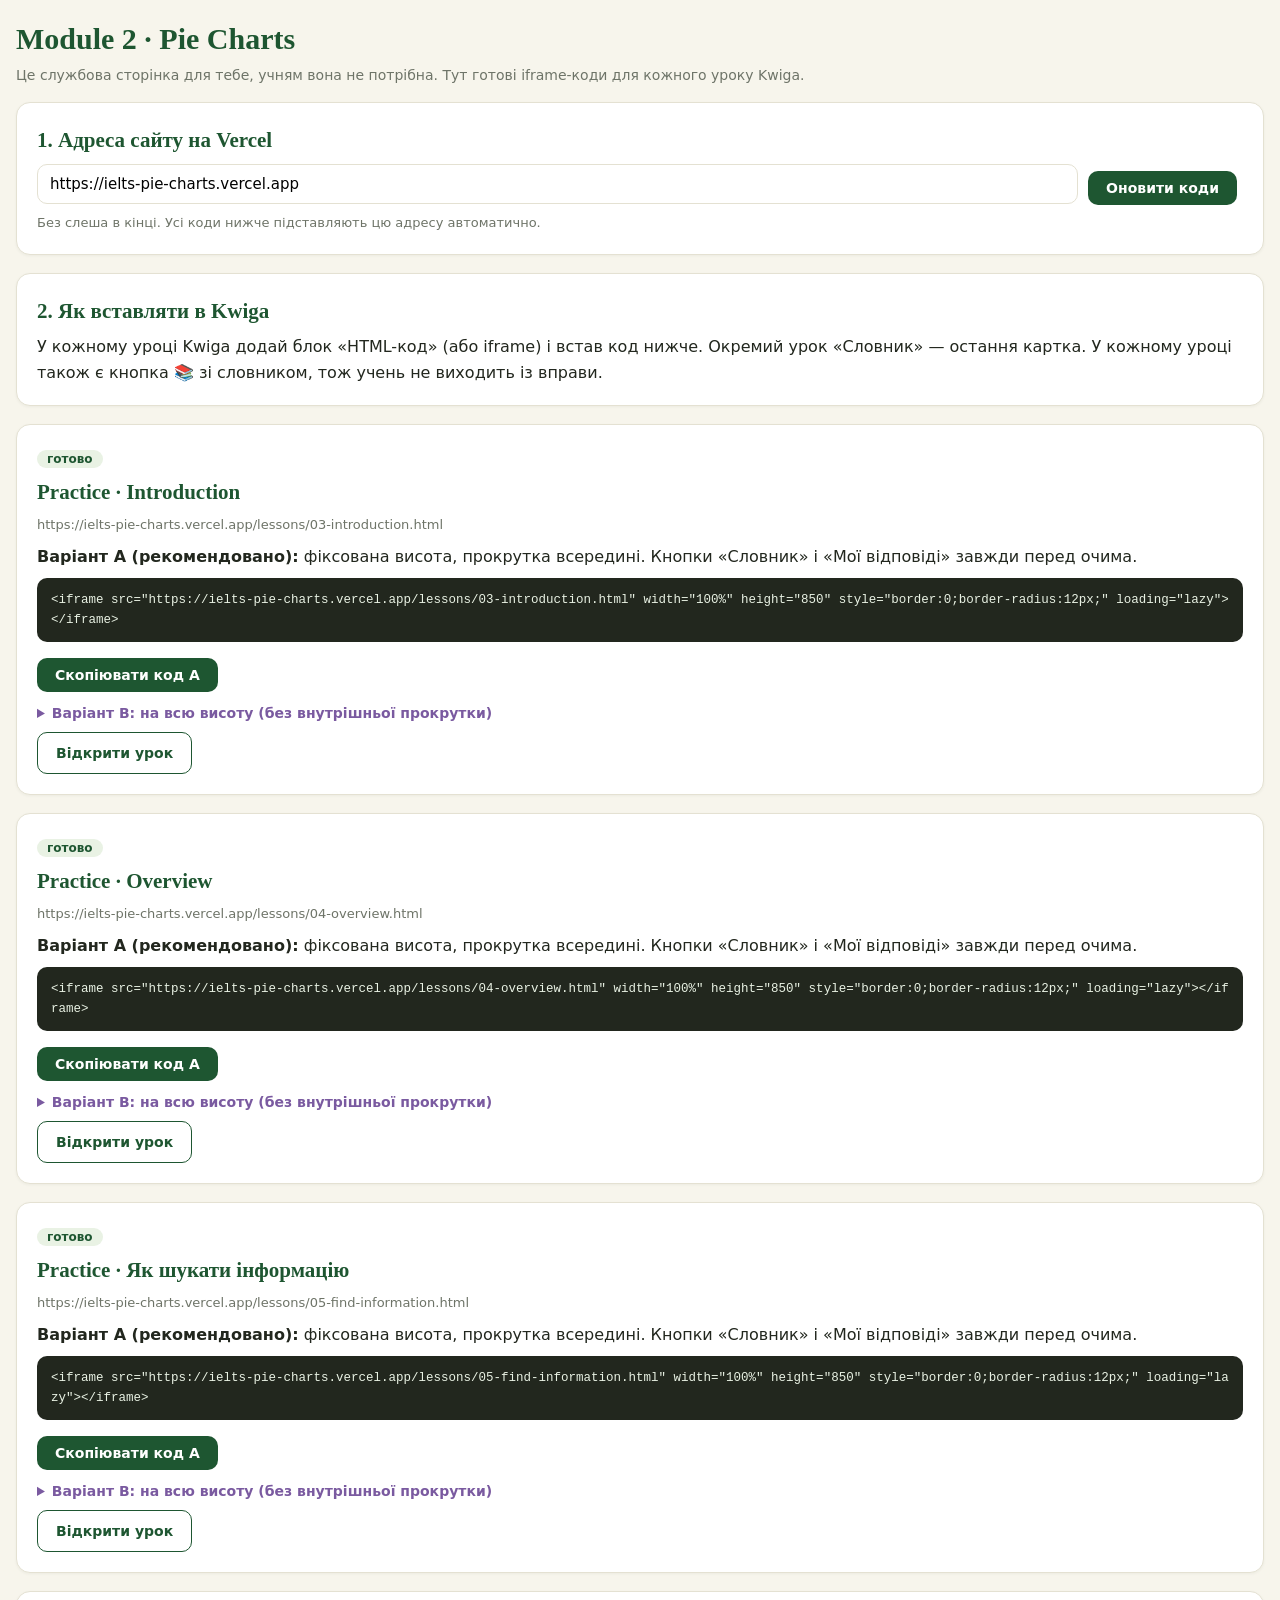
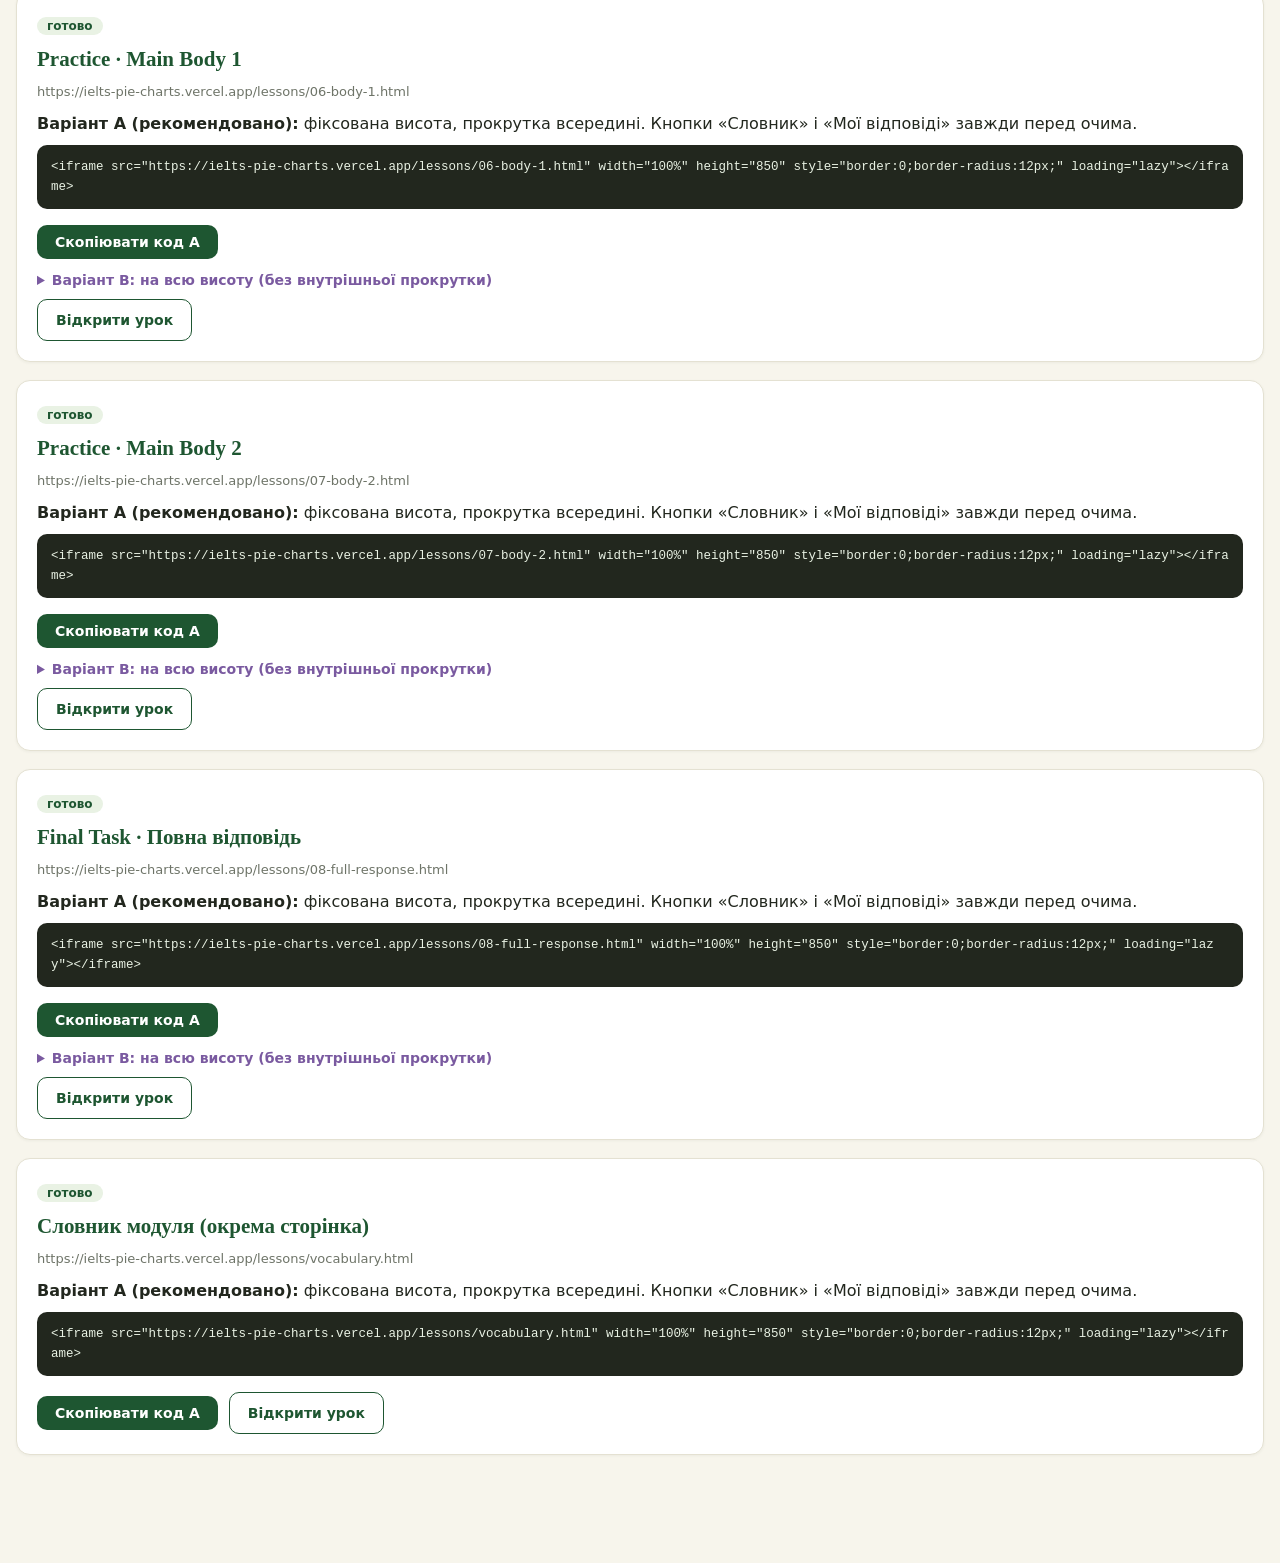
<file: index.html>
<!DOCTYPE html>
<html lang="uk">
<head>
<meta charset="UTF-8">
<meta name="viewport" content="width=device-width, initial-scale=1">
<title>Module 2 · Pie Charts: iframe-коди для Kwiga</title>
<link rel="stylesheet" href="shared/core.css">
<style>
 .code{background:#22271E;color:#E9F2E4;border-radius:10px;padding:12px 14px;font-family:Consolas,monospace;font-size:12.5px;white-space:pre-wrap;word-break:break-all;margin:8px 0}
 .row{display:flex;gap:10px;flex-wrap:wrap;align-items:center}
 input.url{flex:1;min-width:260px;border:1.5px solid var(--line);border-radius:10px;padding:10px 12px;font-size:15px;font-family:inherit}
 .st{font-size:12px;font-weight:700;border-radius:12px;padding:2px 10px}
 .st.ready{background:var(--green-soft);color:var(--green)} .st.soon{background:var(--orange-soft);color:#9A5A00}
</style>
</head>
<body>
<div class="wrap">
  <h1>Module 2 · Pie Charts</h1>
  <p class="sub">Це службова сторінка для тебе, учням вона не потрібна. Тут готові iframe-коди для кожного уроку Kwiga.</p>

  <div class="card">
    <h2>1. Адреса сайту на Vercel</h2>
    <div class="row"><input class="url" id="base" value="https://ielts-pie-charts.vercel.app"><button class="btn btn-primary" onclick="render()">Оновити коди</button></div>
    <p class="small" style="margin-top:8px">Без слеша в кінці. Усі коди нижче підставляють цю адресу автоматично.</p>
  </div>

  <div class="card">
    <h2>2. Як вставляти в Kwiga</h2>
    <p>У кожному уроці Kwiga додай блок «HTML-код» (або iframe) і встав код нижче. Окремий урок «Словник» — остання картка. У кожному уроці також є кнопка 📚 зі словником, тож учень не виходить із вправи.</p>
  </div>

  <div id="list"></div>
</div>
<script>
var LESSONS = [
  {id:'03', file:'lessons/03-introduction.html',      title:'Practice · Introduction',        status:'ready'},
  {id:'04', file:'lessons/04-overview.html',          title:'Practice · Overview',            status:'ready'},
  {id:'05', file:'lessons/05-find-information.html',  title:'Practice · Як шукати інформацію', status:'ready'},
  {id:'06', file:'lessons/06-body-1.html',            title:'Practice · Main Body 1',         status:'ready'},
  {id:'07', file:'lessons/07-body-2.html',            title:'Practice · Main Body 2',         status:'ready'},
  {id:'08', file:'lessons/08-full-response.html',     title:'Final Task · Повна відповідь',   status:'ready'},
  {id:'09', file:'lessons/vocabulary.html',           title:'Словник модуля (окрема сторінка)', status:'ready'}
];
function esc(s){return s.replace(/&/g,'&amp;').replace(/</g,'&lt;')}
function render(){
  var base=document.getElementById('base').value.replace(/\/+$/,'');
  document.getElementById('list').innerHTML = LESSONS.map(function(l){
    var url=base+'/'+l.file, fid='ielts-'+l.id;
    var A='<iframe src="'+url+'" width="100%" height="850" style="border:0;border-radius:12px;" loading="lazy"></iframe>';
    var B='<iframe id="'+fid+'" src="'+url+'" width="100%" height="1200" style="border:0;border-radius:12px;" loading="lazy"></iframe>\n'+
      '<script>window.addEventListener("message",function(e){var f=document.getElementById("'+fid+'");if(f&&e.source===f.contentWindow&&e.data&&e.data.type==="ielts-resize"){f.style.height=e.data.height+"px";}});<\/script>';
    return '<div class="card"><span class="st ready">готово</span><h2 style="margin-top:8px">'+l.title+'</h2><p class="small">'+url+'</p>'+
      '<p><b>Варіант A (рекомендовано):</b> фіксована висота, прокрутка всередині. Кнопки «Словник» і «Мої відповіді» завжди перед очима.</p><div class="code" id="a'+l.id+'">'+esc(A)+'</div><button class="btn btn-primary" onclick="copyCode(\'a'+l.id+'\')">Скопіювати код A</button>'+
      (l.file.indexOf('vocabulary')<0?'<details class="d" style="margin-top:10px"><summary>Варіант B: на всю висоту (без внутрішньої прокрутки)</summary><p class="small" style="margin:6px 0">Потрібен дозвіл Kwiga на скрипт у HTML-блоці. На дуже довгій сторінці кнопки угорі можуть бути далеко від екрана.</p><div class="code" id="b'+l.id+'">'+esc(B)+'</div><button class="btn btn-ghost" onclick="copyCode(\'b'+l.id+'\')">Скопіювати код B</button></details>':'')+
      ' <a class="btn btn-ghost" style="text-decoration:none" target="_blank" href="'+l.file+'">Відкрити урок</a></div>';
  }).join('');
}
function copyCode(id){var t=document.getElementById(id).textContent;
  if(navigator.clipboard)navigator.clipboard.writeText(t);else{var a=document.createElement('textarea');a.value=t;document.body.appendChild(a);a.select();document.execCommand('copy');a.remove()}
  alert('Скопійовано. Встав у блок HTML-коду в Kwiga.');}
render();
</script>
</body>
</html>
</file>
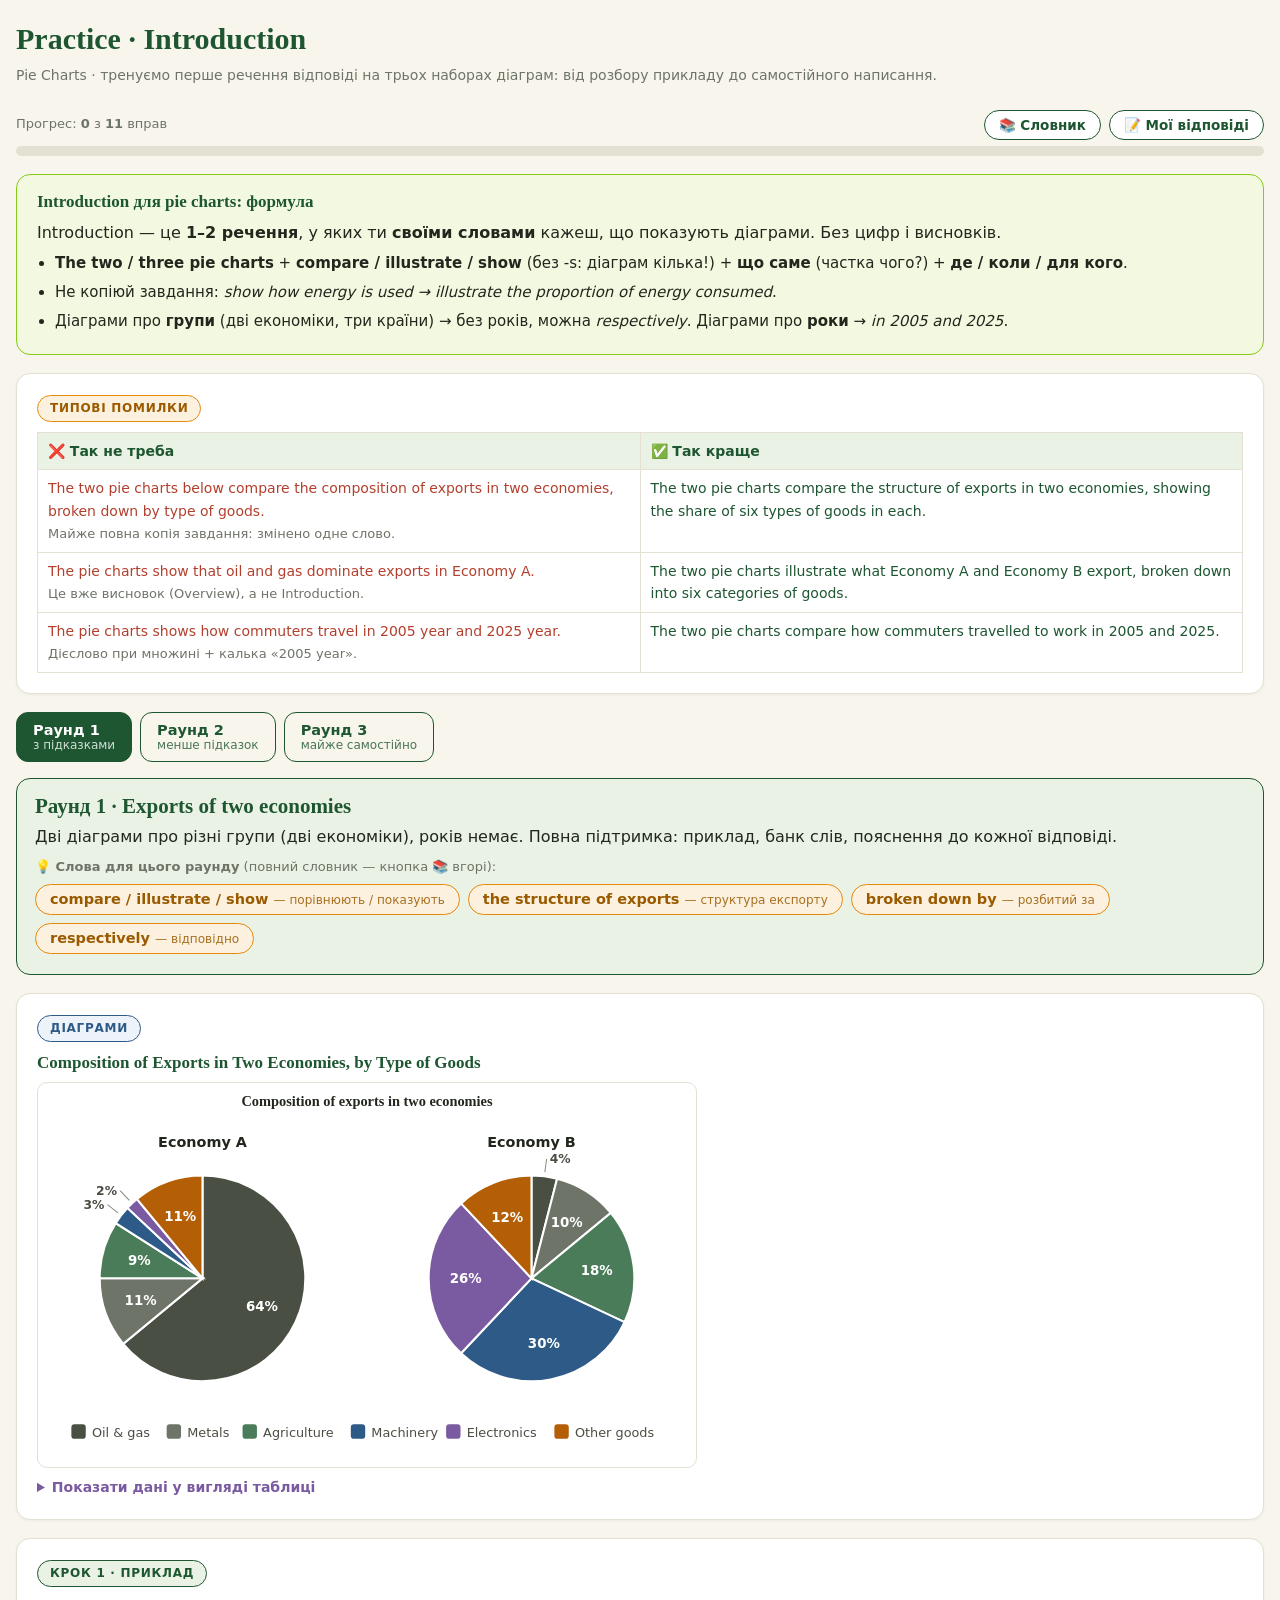
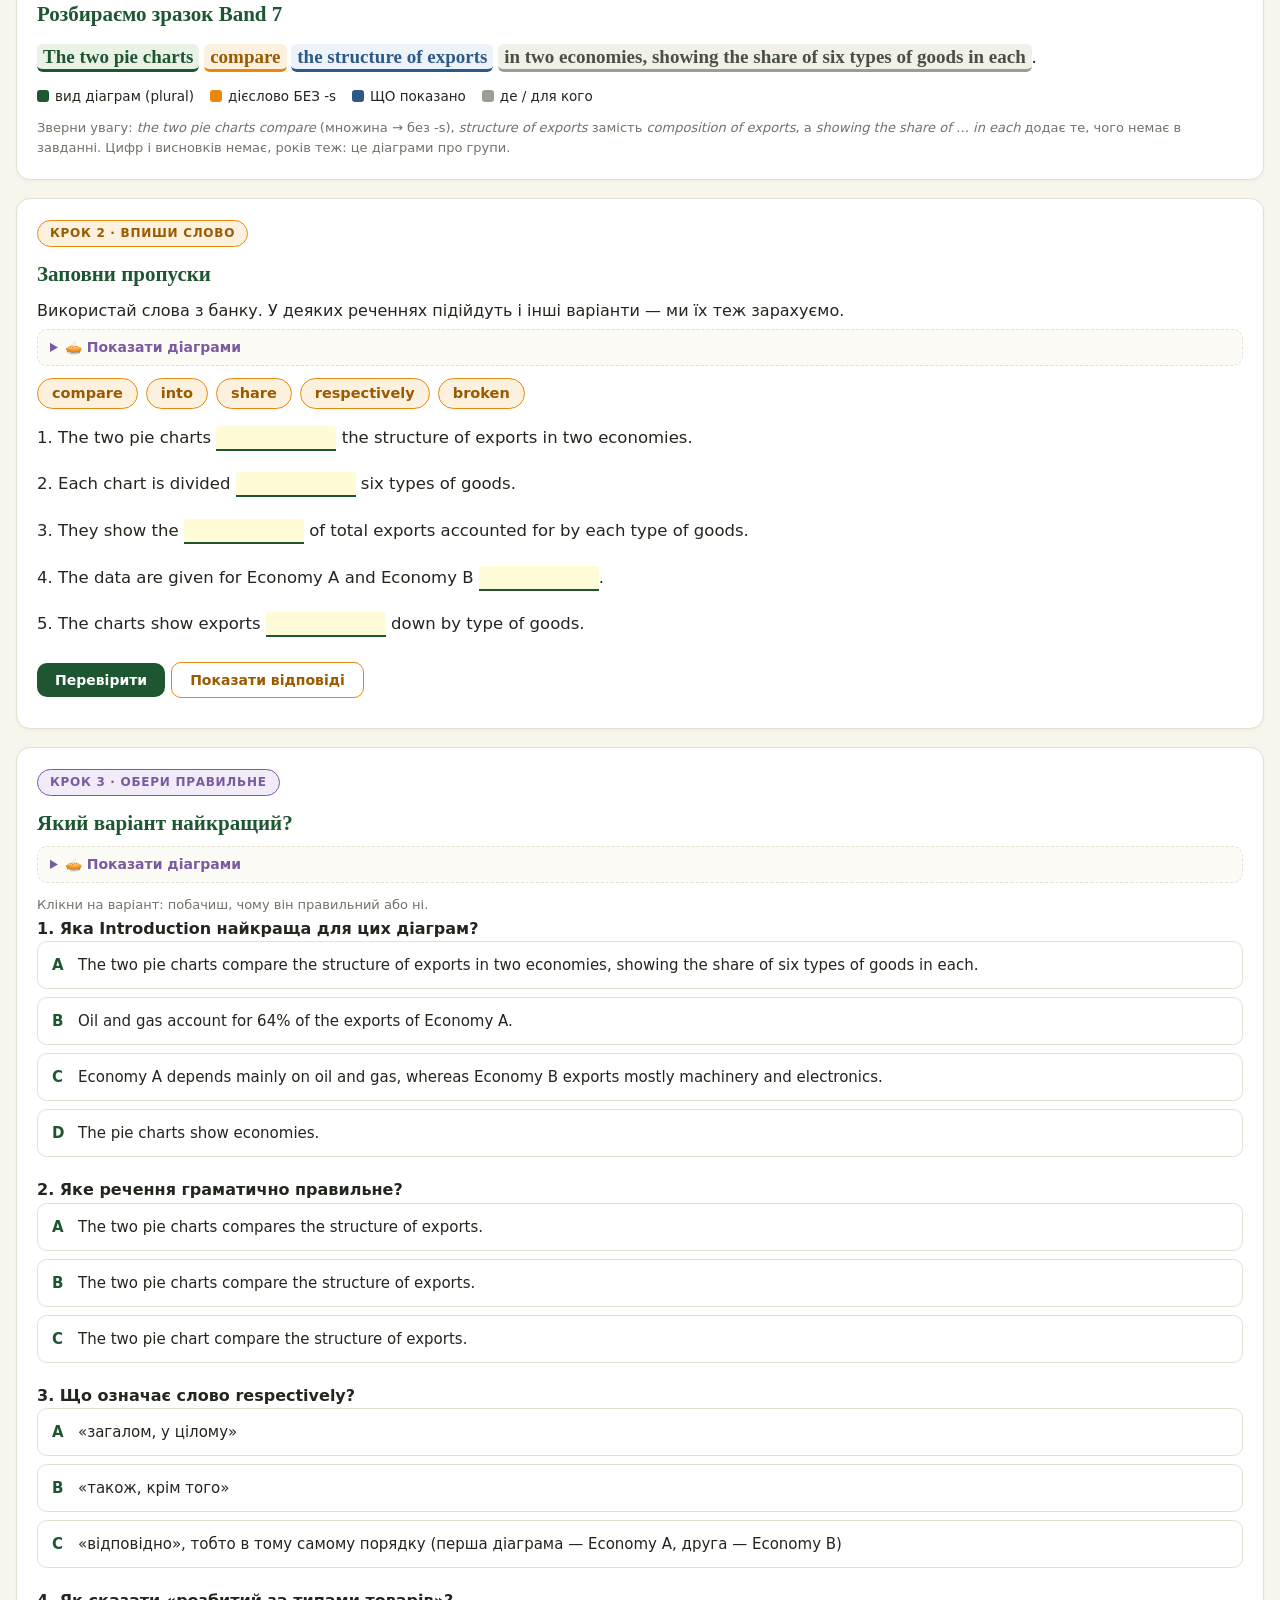
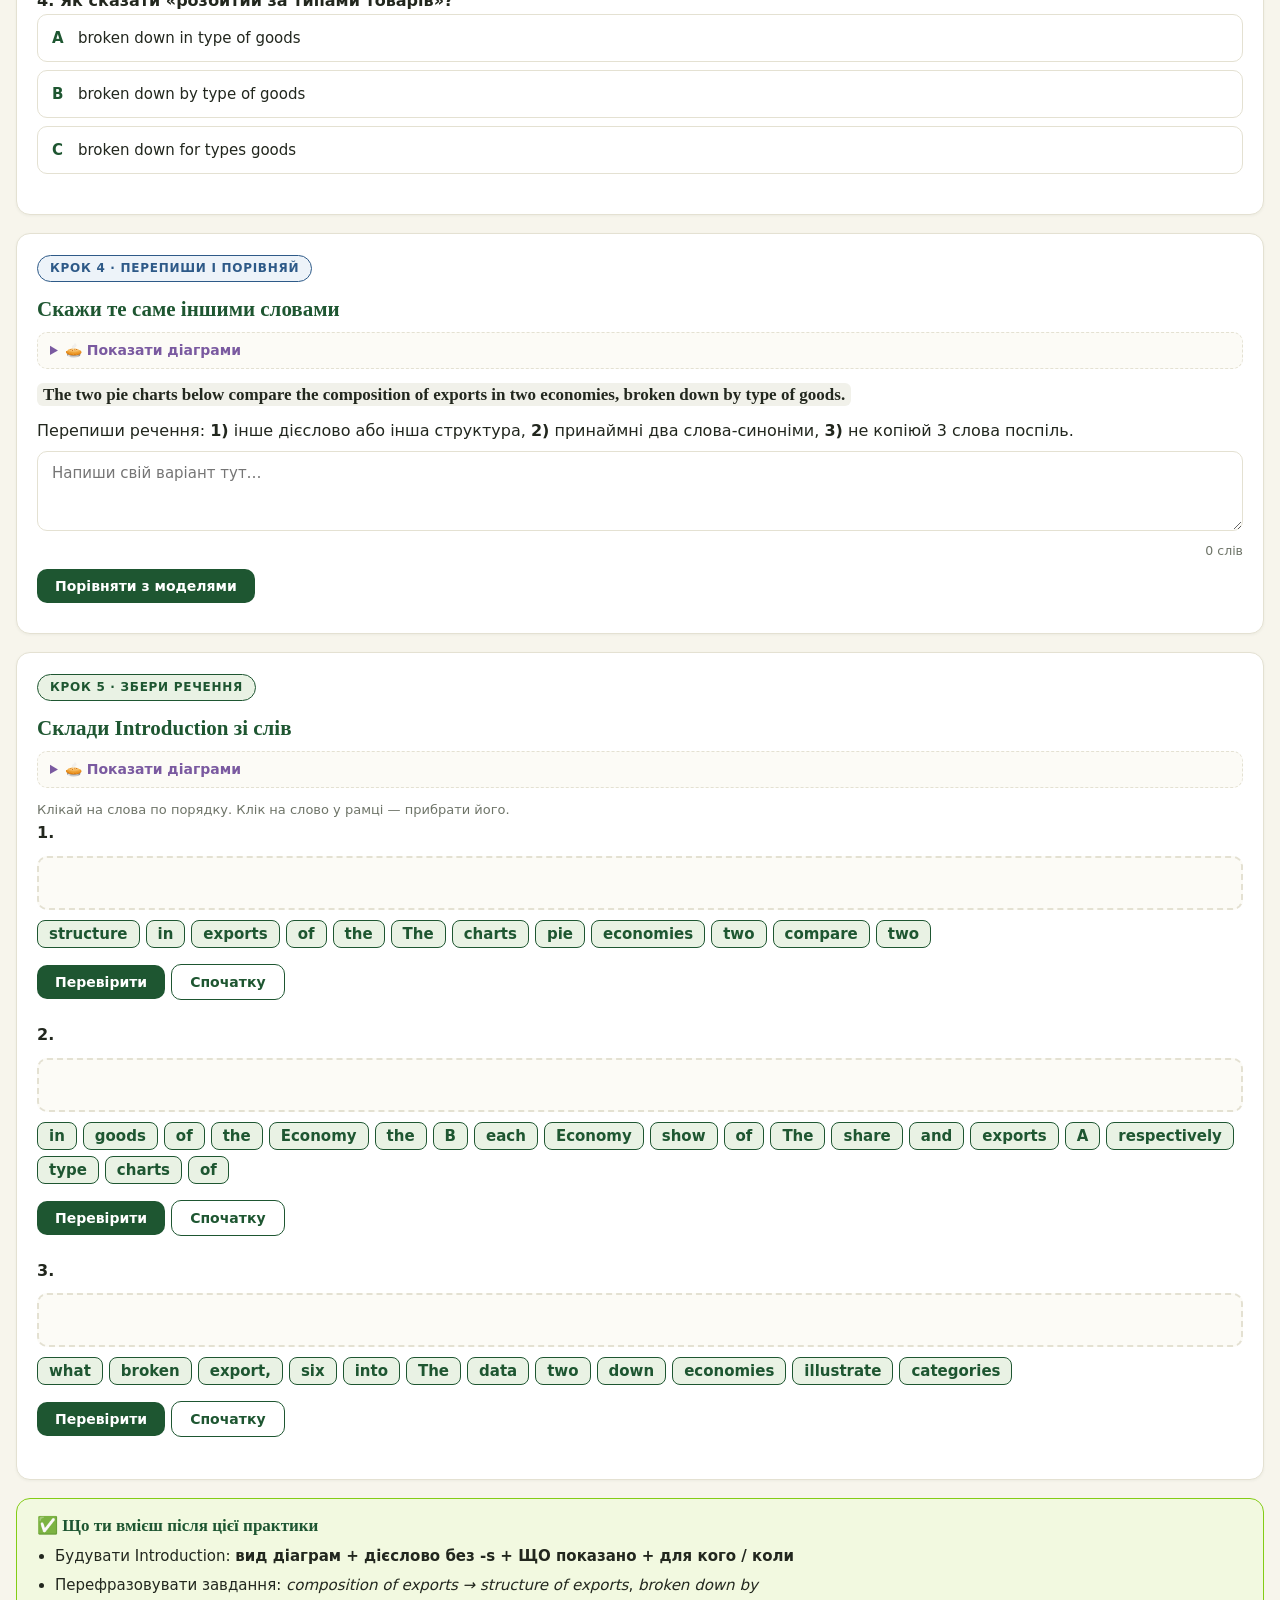
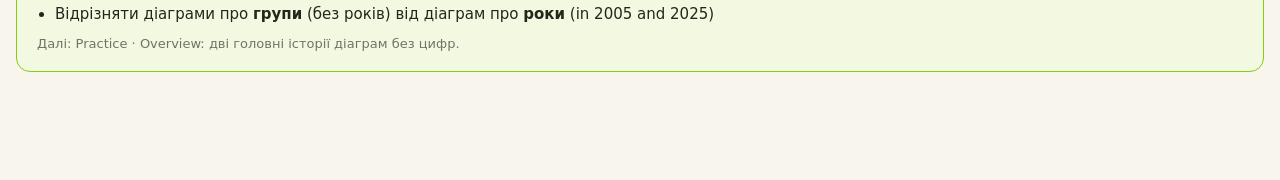
<file: lessons/03-introduction.html>
<!DOCTYPE html>
<html lang="uk">
<head>
<meta charset="UTF-8">
<meta name="viewport" content="width=device-width, initial-scale=1">
<title>Practice · Introduction · Pie Charts</title>
<link rel="stylesheet" href="../shared/core.css">
</head>
<body>
<div id="app"></div>
<script src="../data/graphs.js"></script>
<script src="../data/vocab.js"></script>
<script src="../shared/vocab.js"></script>
<script src="../data/lesson-03-introduction.js"></script>
<script src="../shared/core.js"></script>
</body>
</html>
</file>
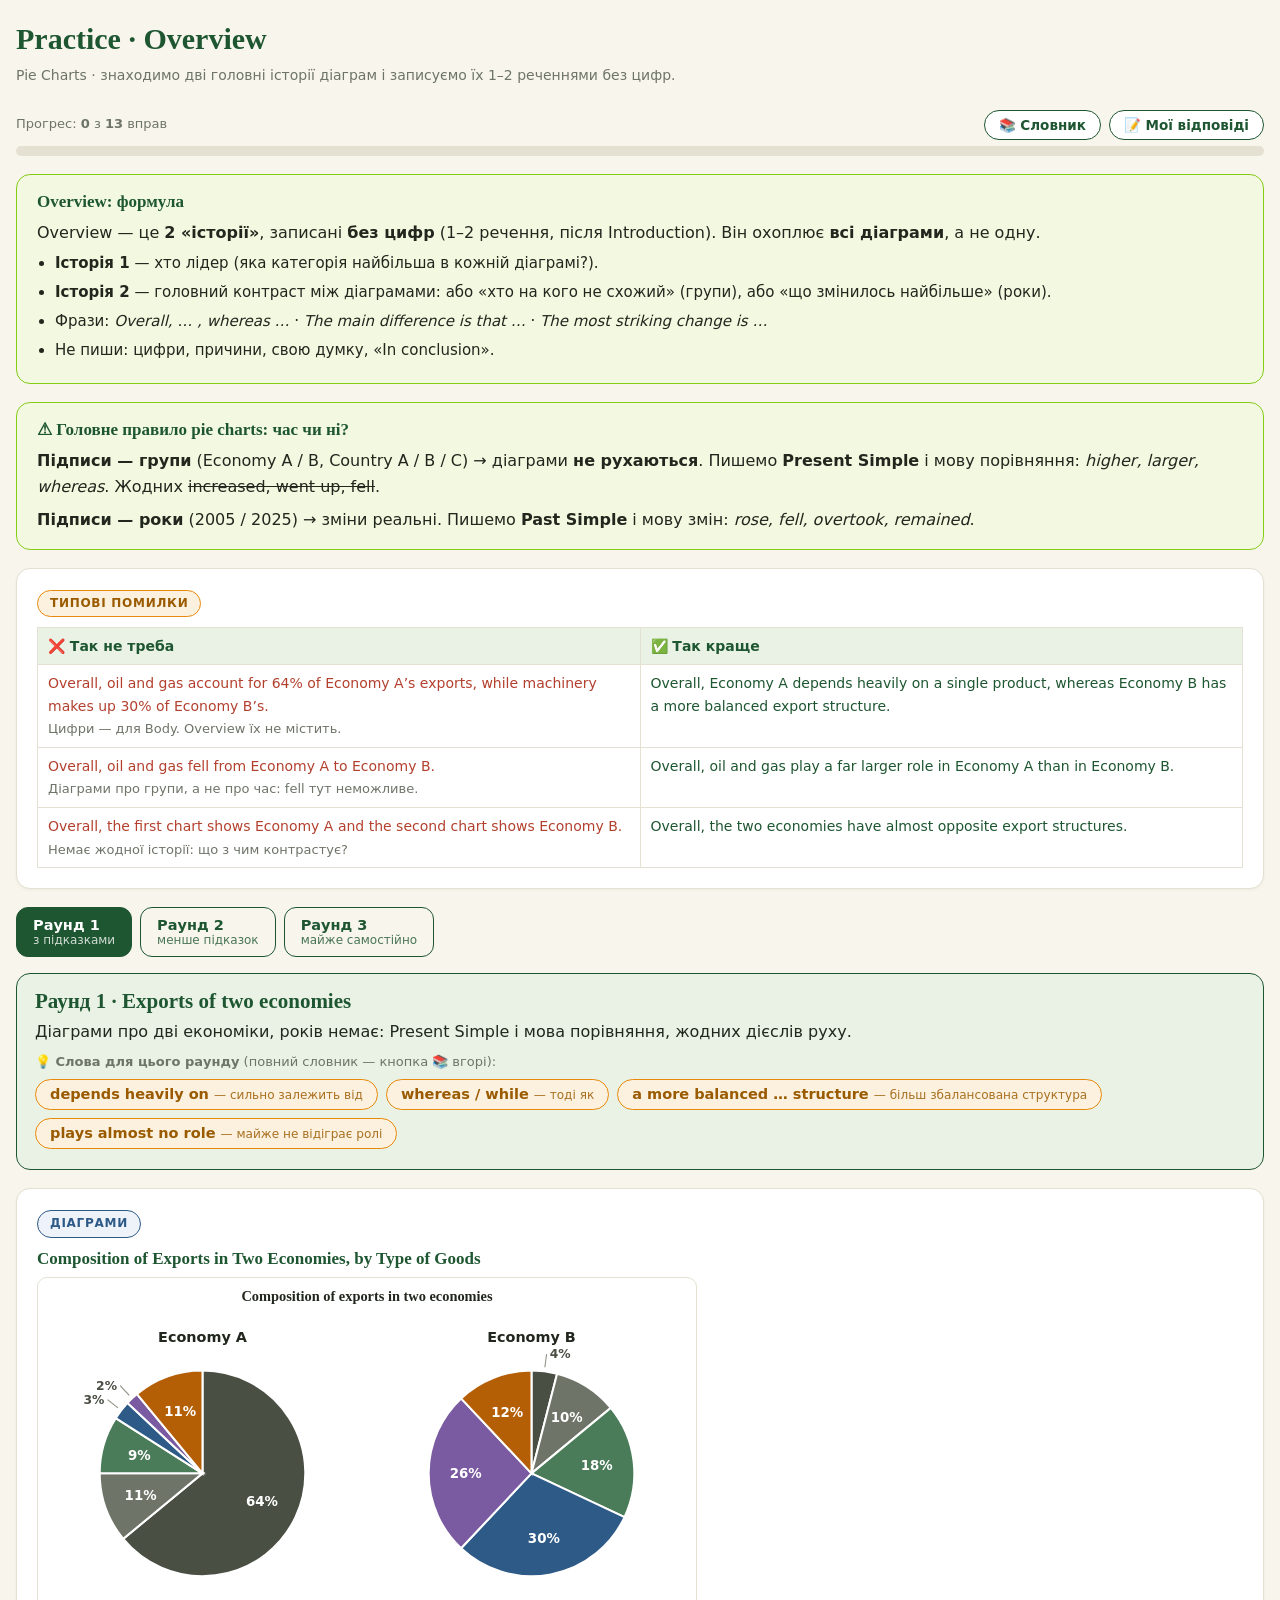
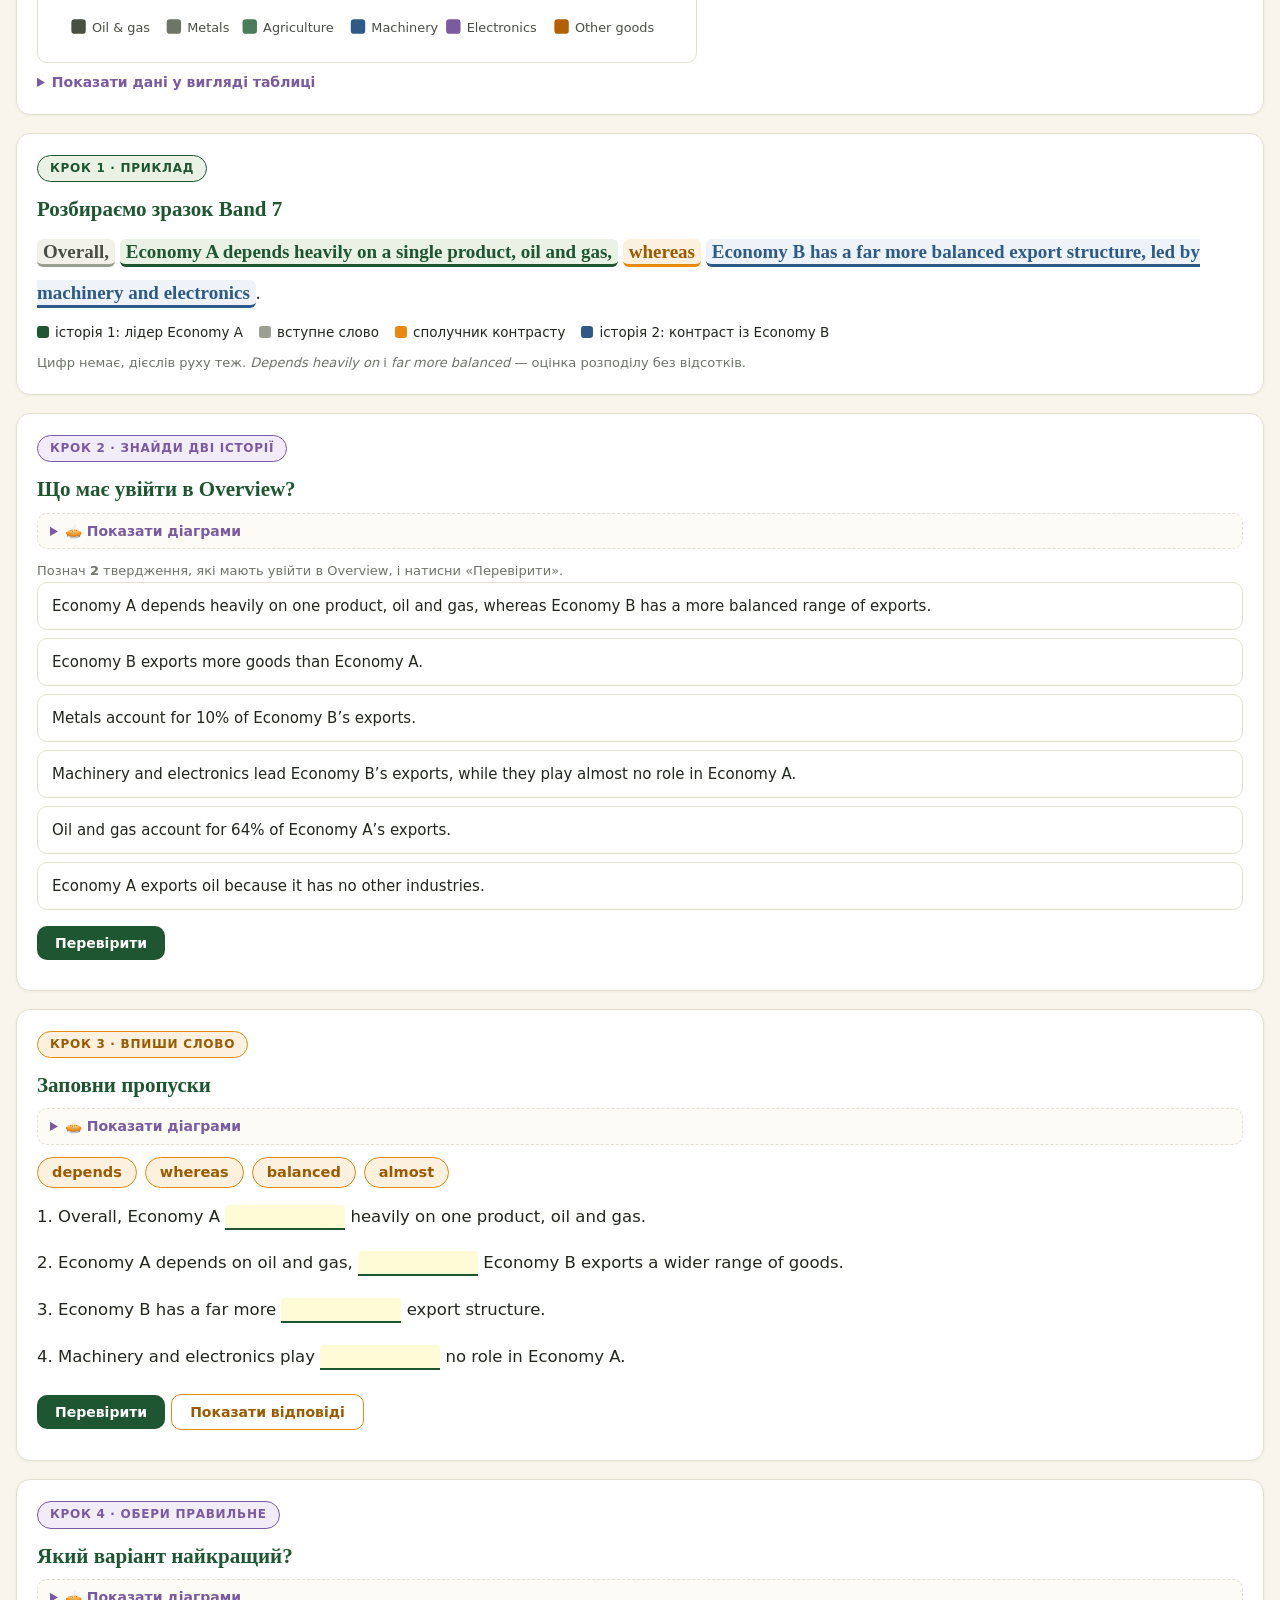
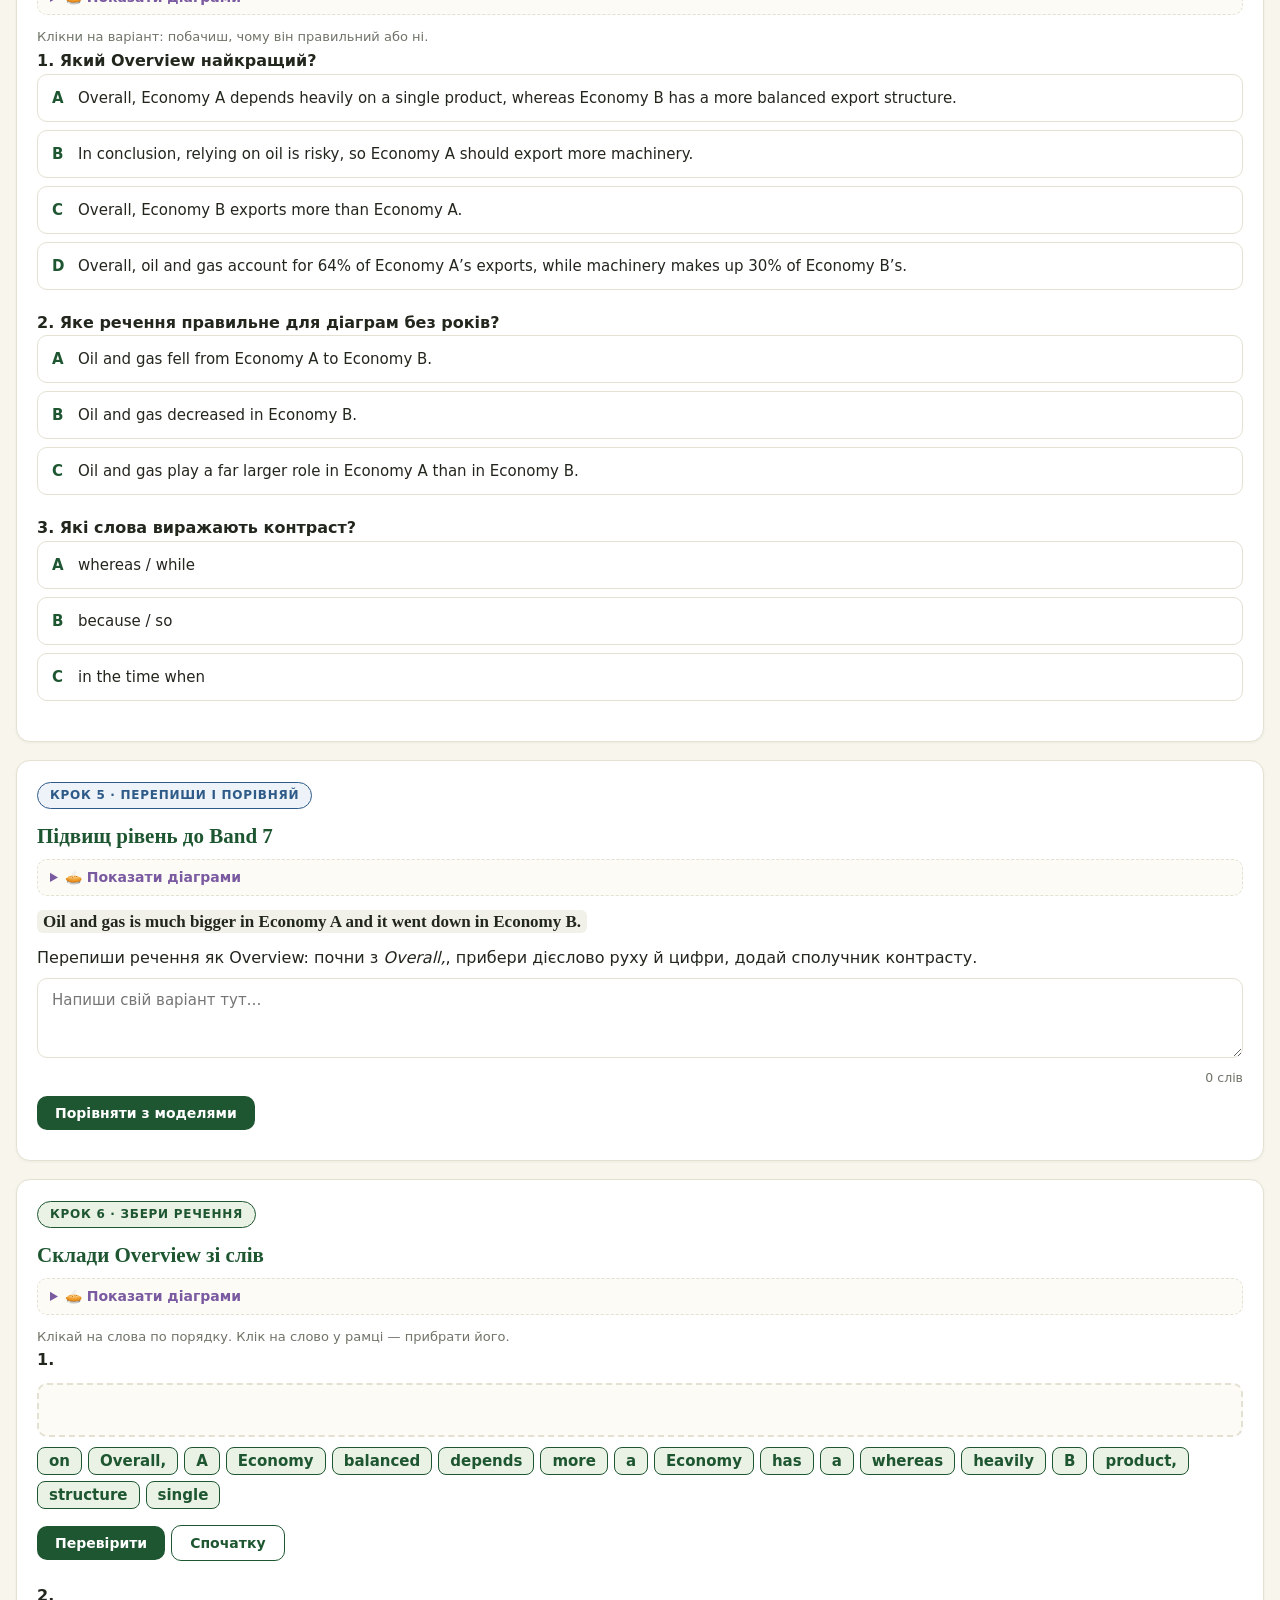
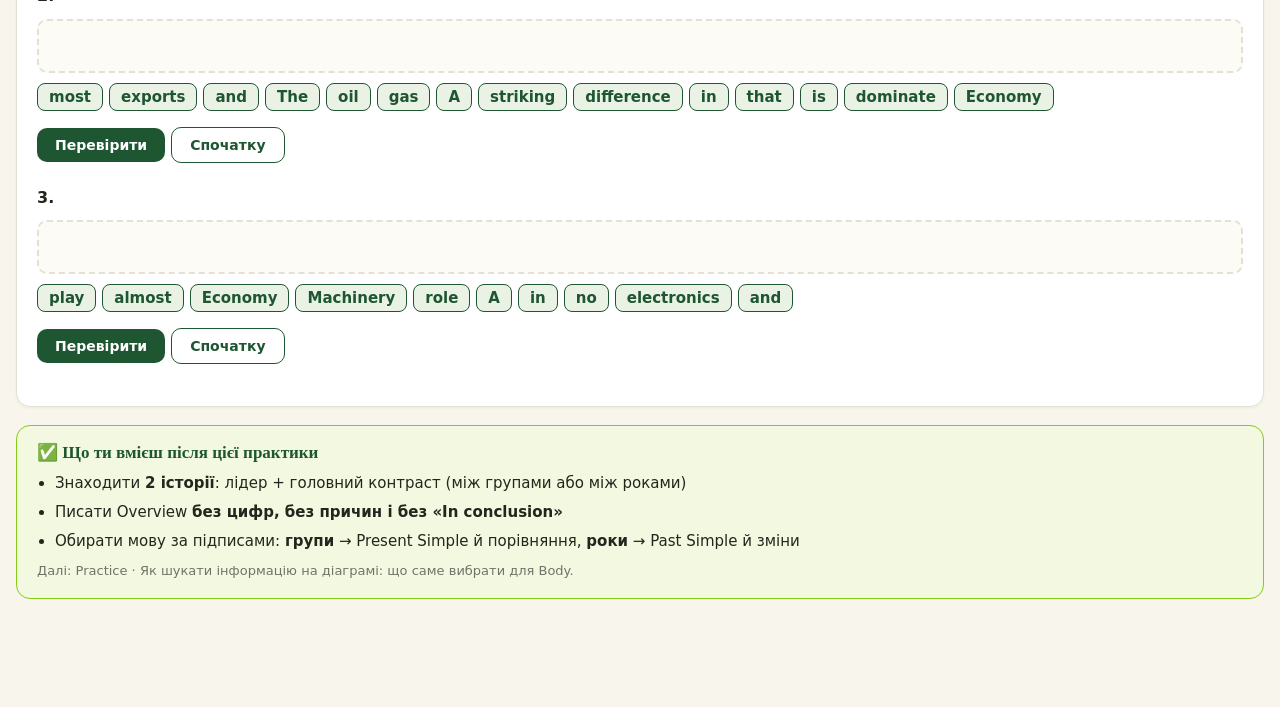
<file: lessons/04-overview.html>
<!DOCTYPE html>
<html lang="uk">
<head>
<meta charset="UTF-8">
<meta name="viewport" content="width=device-width, initial-scale=1">
<title>Practice · Overview · Pie Charts</title>
<link rel="stylesheet" href="../shared/core.css">
</head>
<body>
<div id="app"></div>
<script src="../data/graphs.js"></script>
<script src="../data/vocab.js"></script>
<script src="../shared/vocab.js"></script>
<script src="../data/lesson-04-overview.js"></script>
<script src="../shared/core.js"></script>
</body>
</html>
</file>
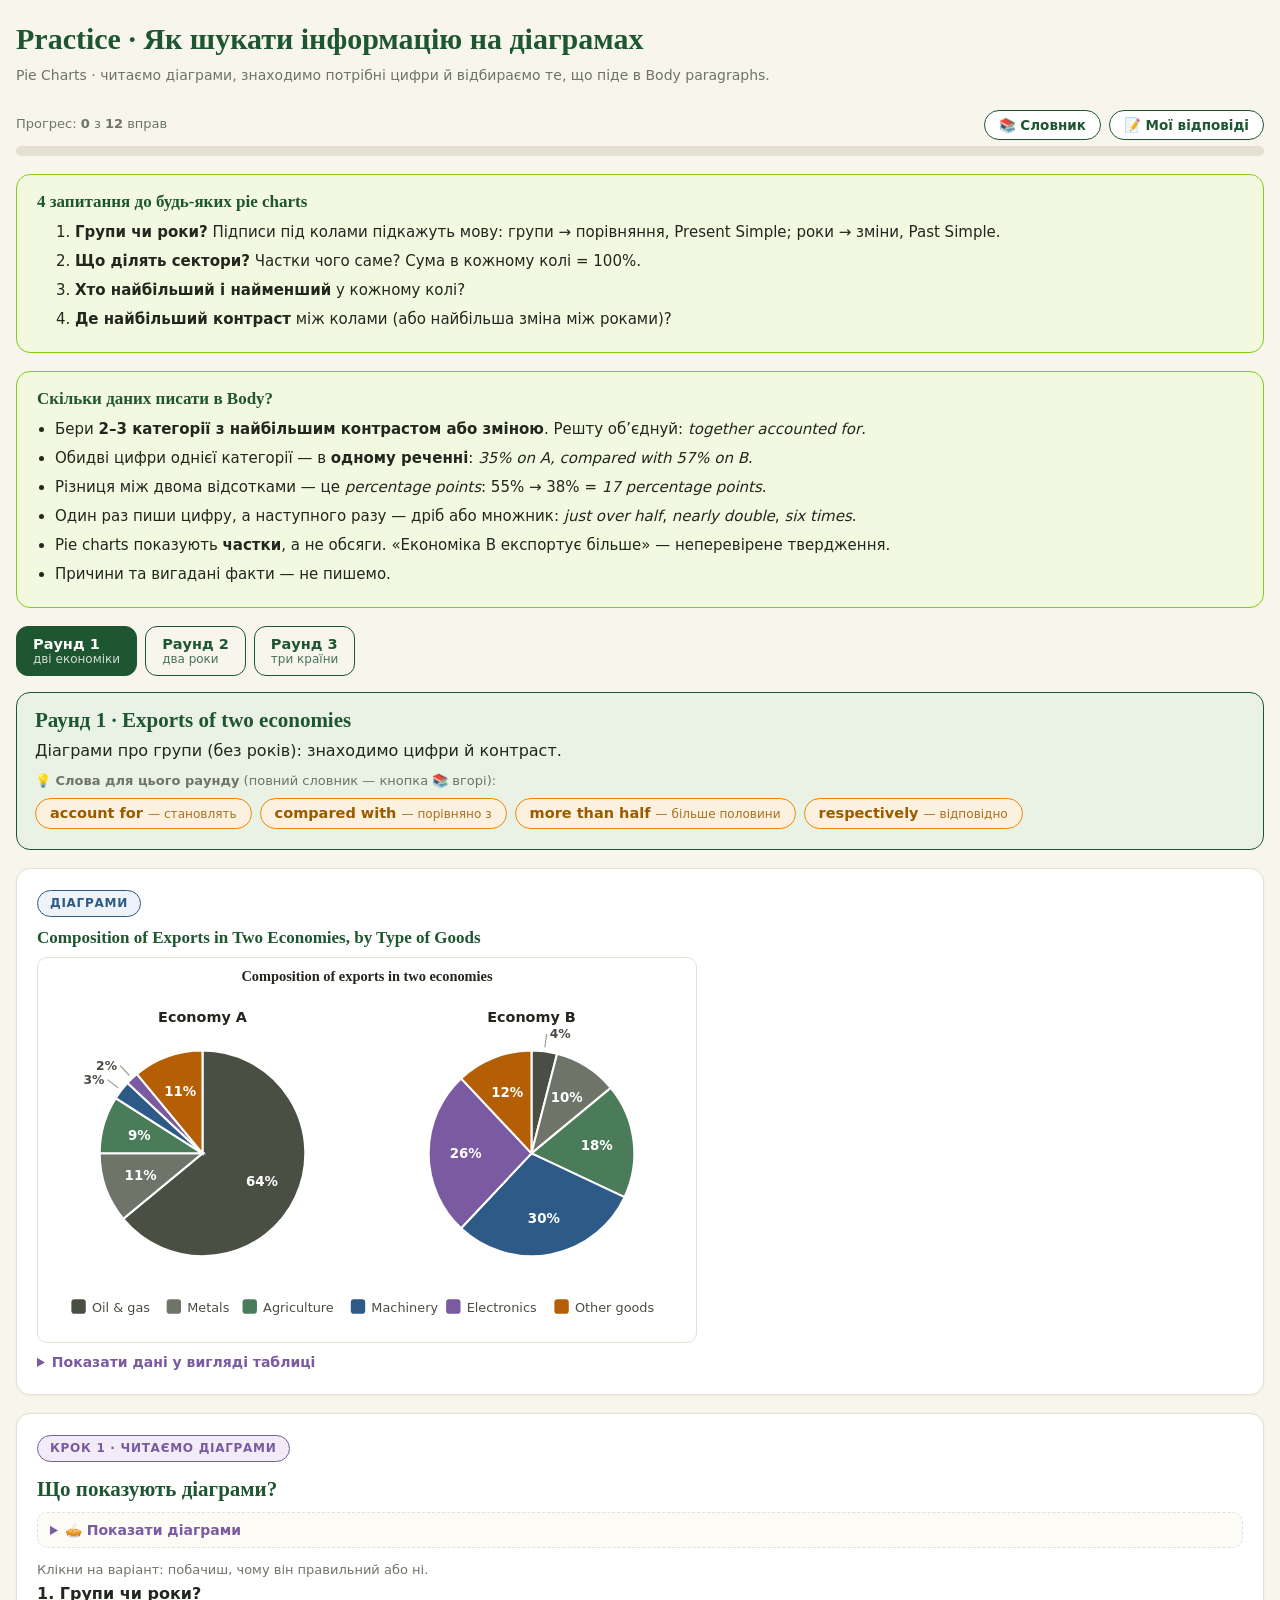
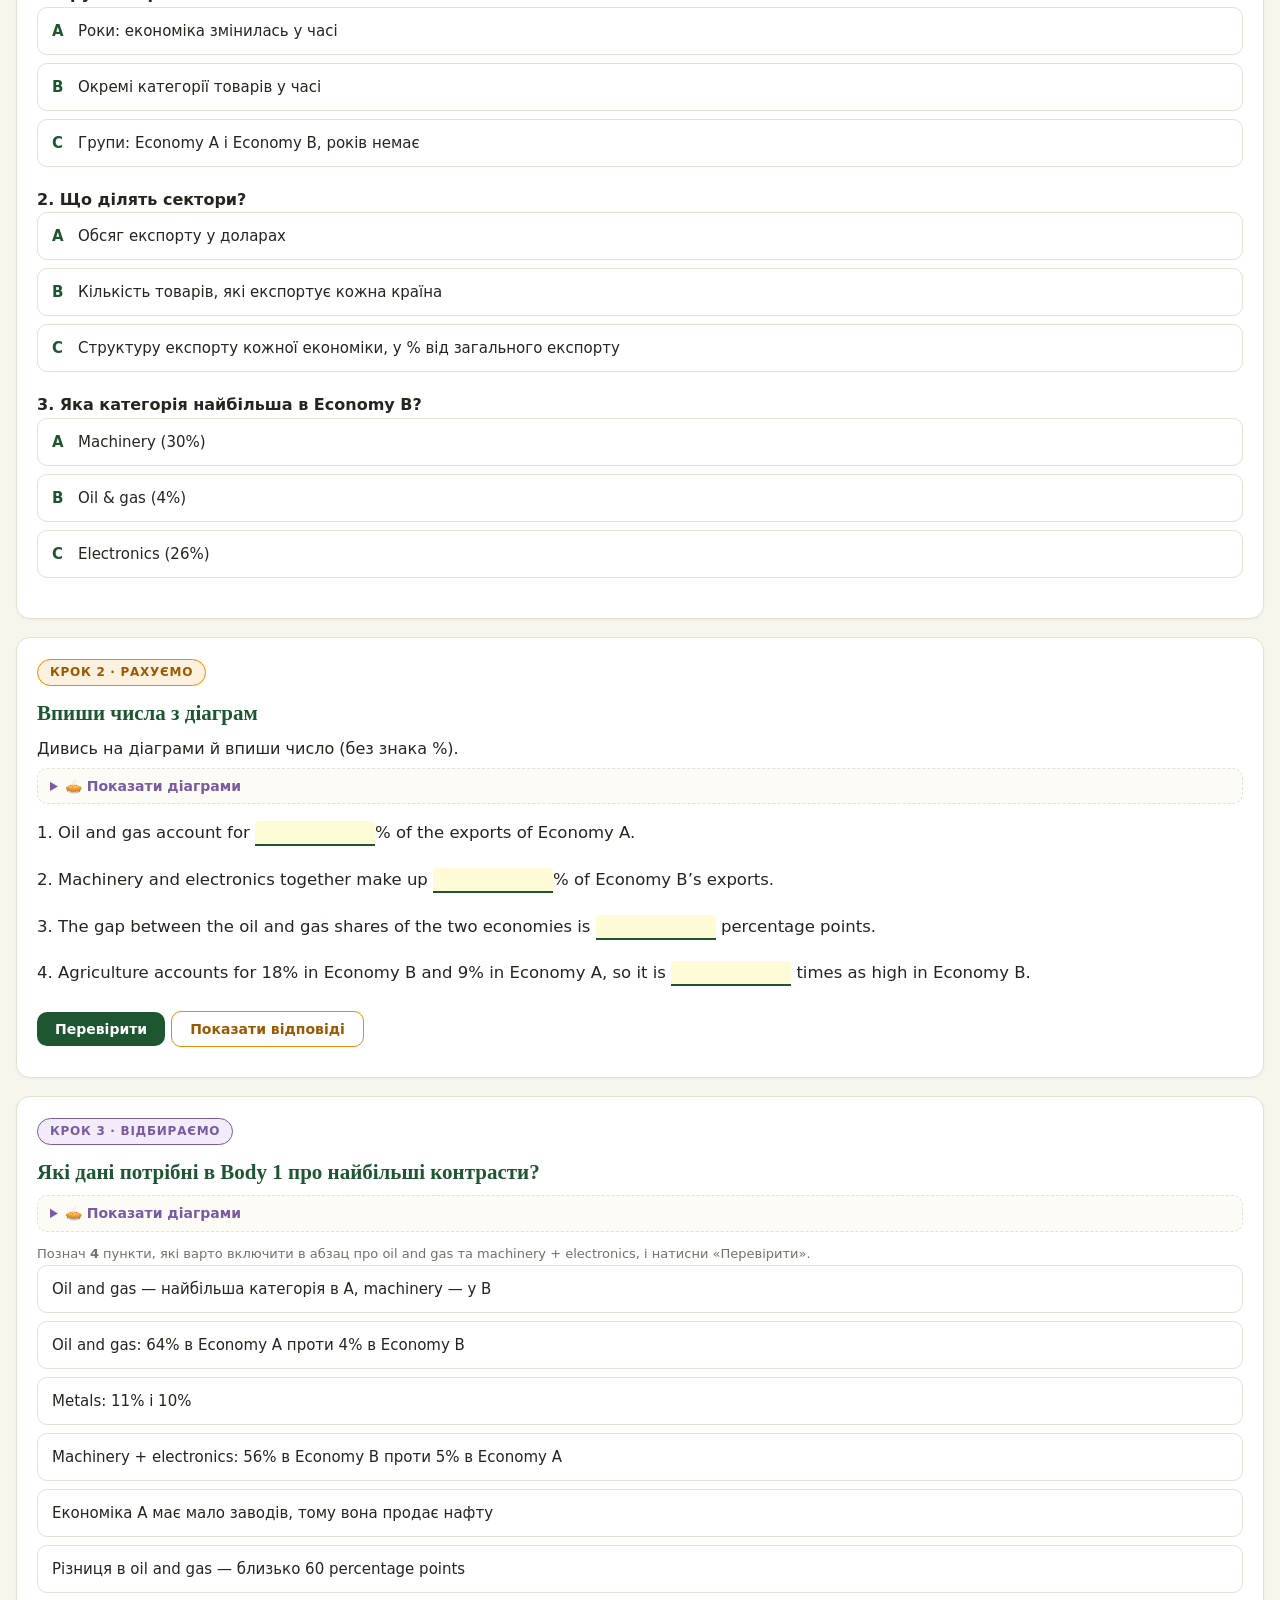
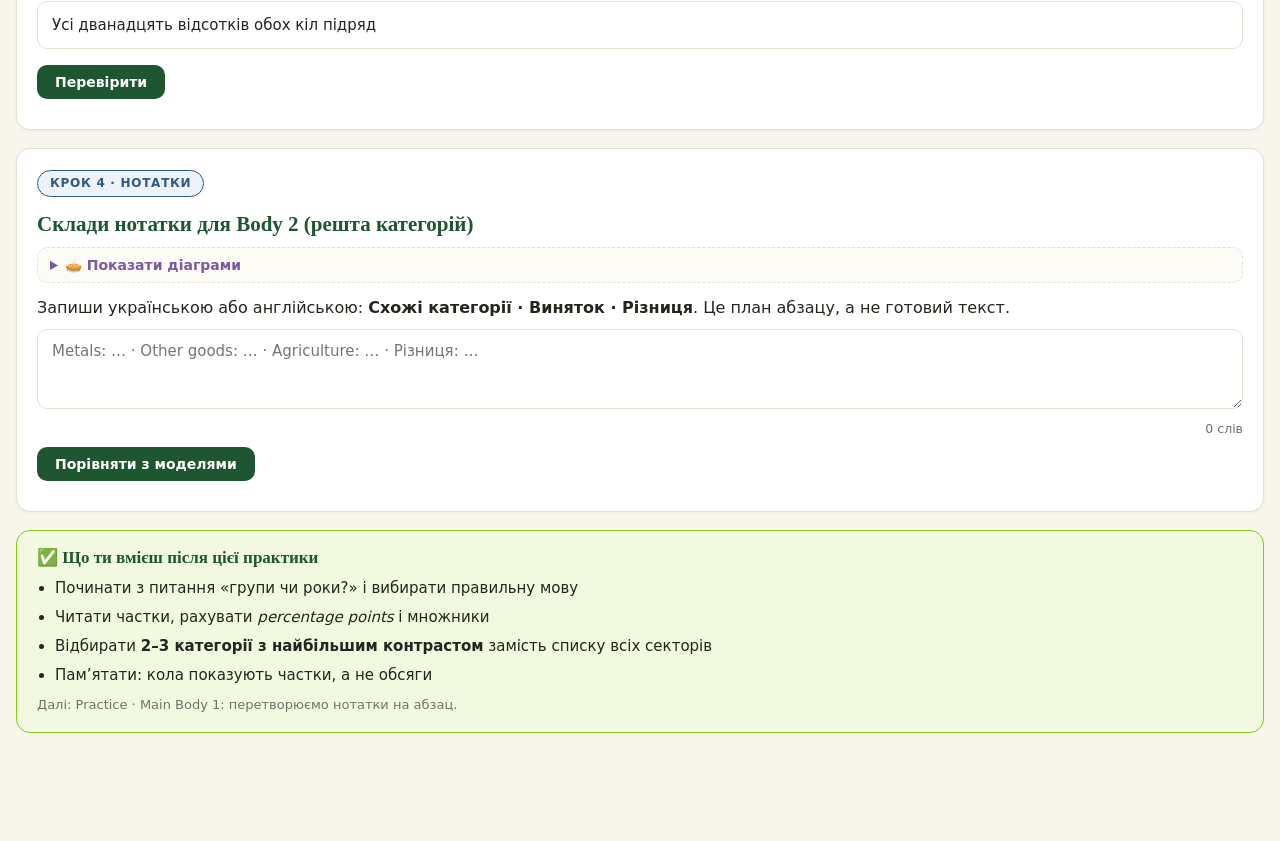
<file: lessons/05-find-information.html>
<!DOCTYPE html>
<html lang="uk">
<head>
<meta charset="UTF-8">
<meta name="viewport" content="width=device-width, initial-scale=1">
<title>Practice · Find information · Pie Charts</title>
<link rel="stylesheet" href="../shared/core.css">
</head>
<body>
<div id="app"></div>
<script src="../data/graphs.js"></script>
<script src="../data/vocab.js"></script>
<script src="../shared/vocab.js"></script>
<script src="../data/lesson-05-find-information.js"></script>
<script src="../shared/core.js"></script>
</body>
</html>
</file>
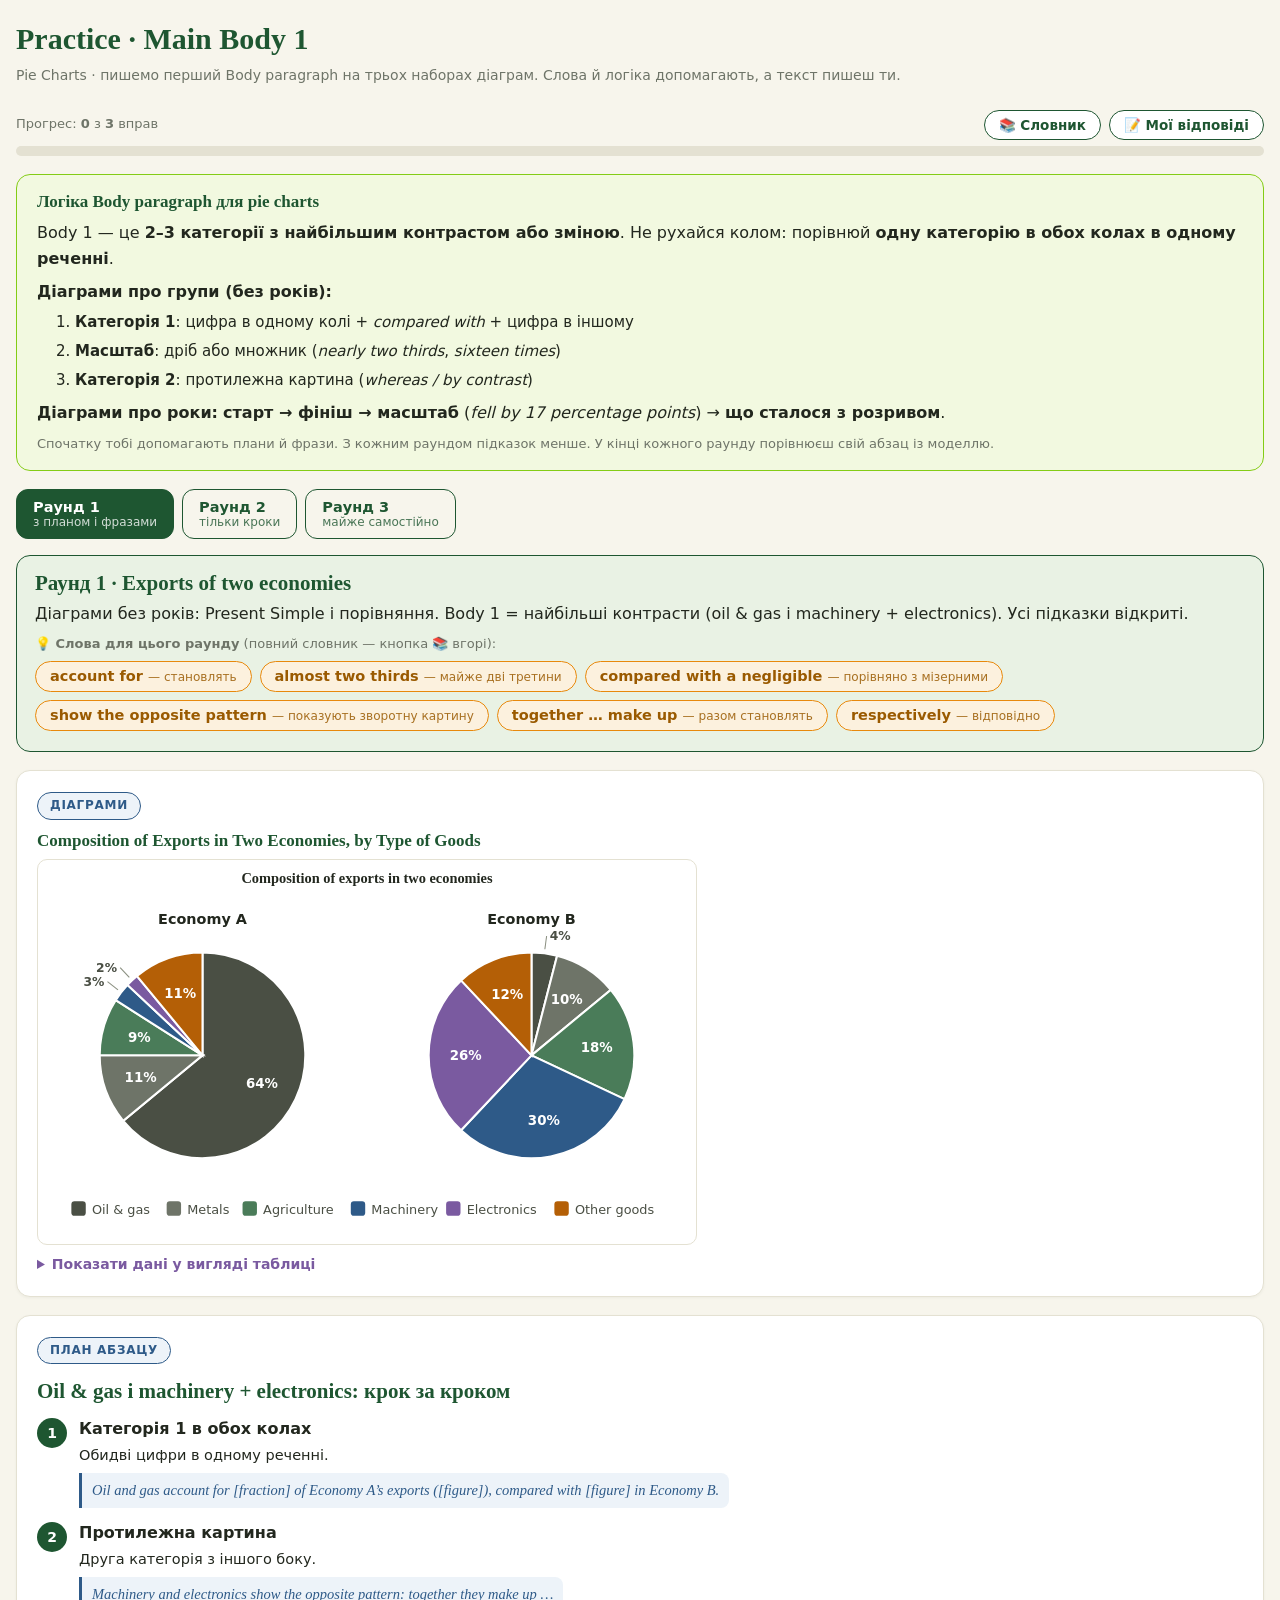
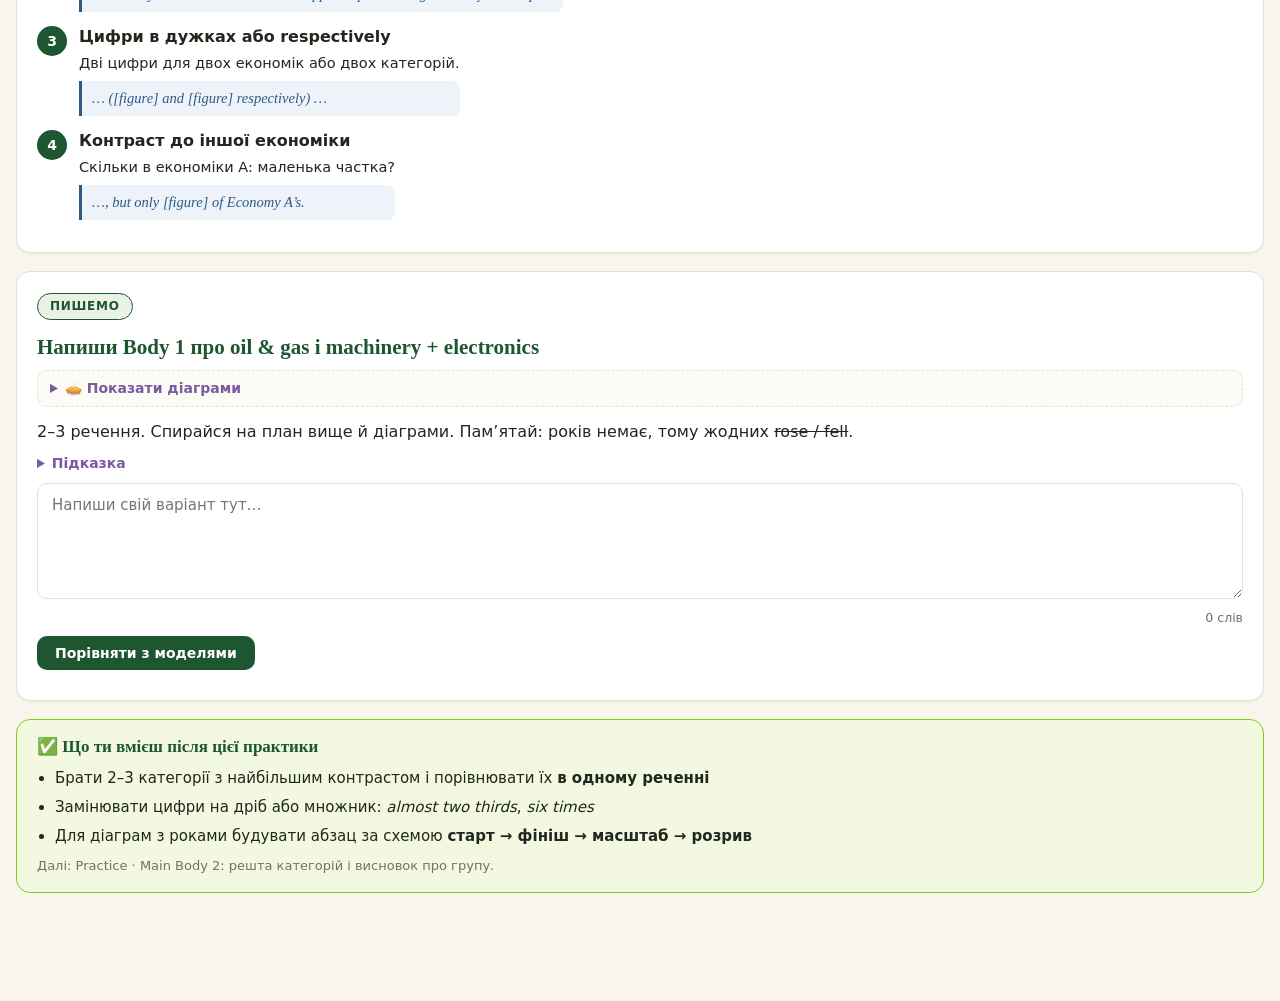
<file: lessons/06-body-1.html>
<!DOCTYPE html>
<html lang="uk">
<head>
<meta charset="UTF-8">
<meta name="viewport" content="width=device-width, initial-scale=1">
<title>Practice · Main Body 1 · Pie Charts</title>
<link rel="stylesheet" href="../shared/core.css">
</head>
<body>
<div id="app"></div>
<script src="../data/graphs.js"></script>
<script src="../data/vocab.js"></script>
<script src="../shared/vocab.js"></script>
<script src="../data/lesson-06-body-1.js"></script>
<script src="../shared/core.js"></script>
</body>
</html>
</file>
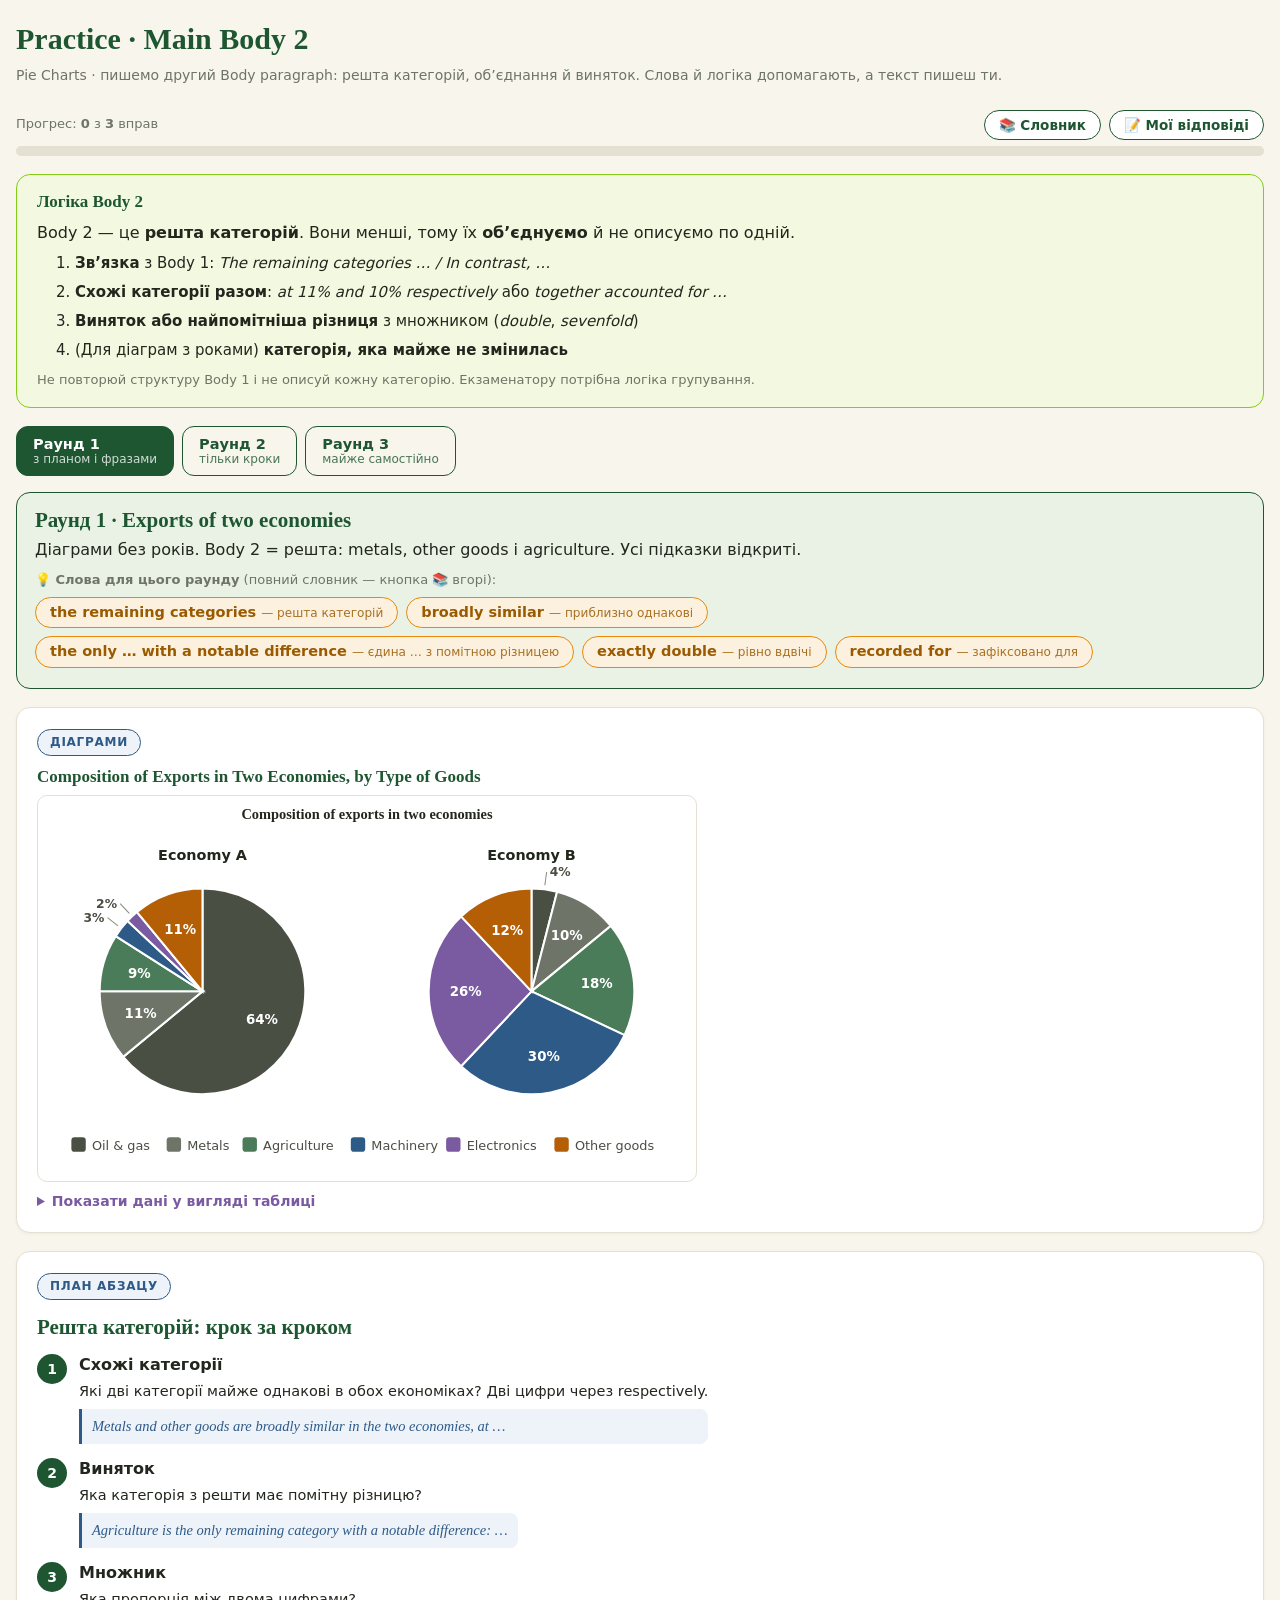
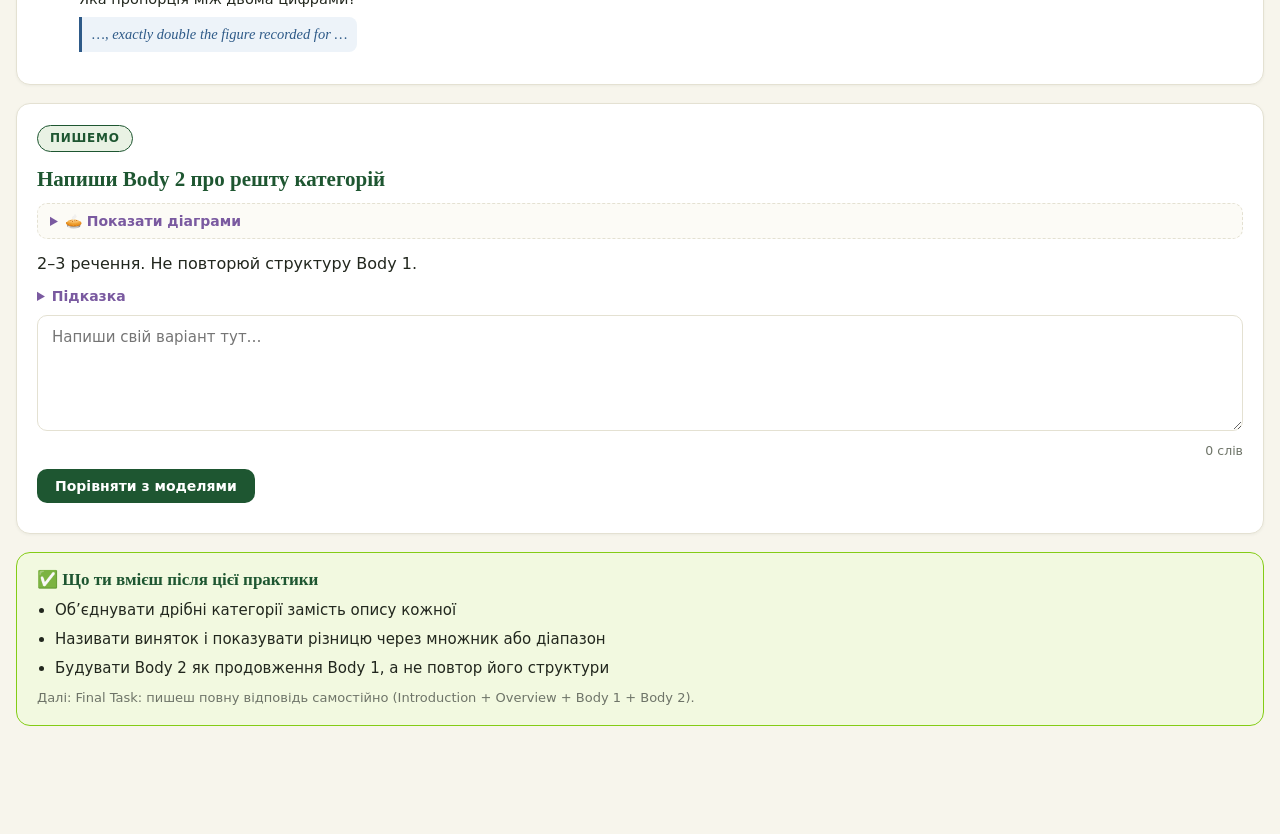
<file: lessons/07-body-2.html>
<!DOCTYPE html>
<html lang="uk">
<head>
<meta charset="UTF-8">
<meta name="viewport" content="width=device-width, initial-scale=1">
<title>Practice · Main Body 2 · Pie Charts</title>
<link rel="stylesheet" href="../shared/core.css">
</head>
<body>
<div id="app"></div>
<script src="../data/graphs.js"></script>
<script src="../data/vocab.js"></script>
<script src="../shared/vocab.js"></script>
<script src="../data/lesson-07-body-2.js"></script>
<script src="../shared/core.js"></script>
</body>
</html>
</file>
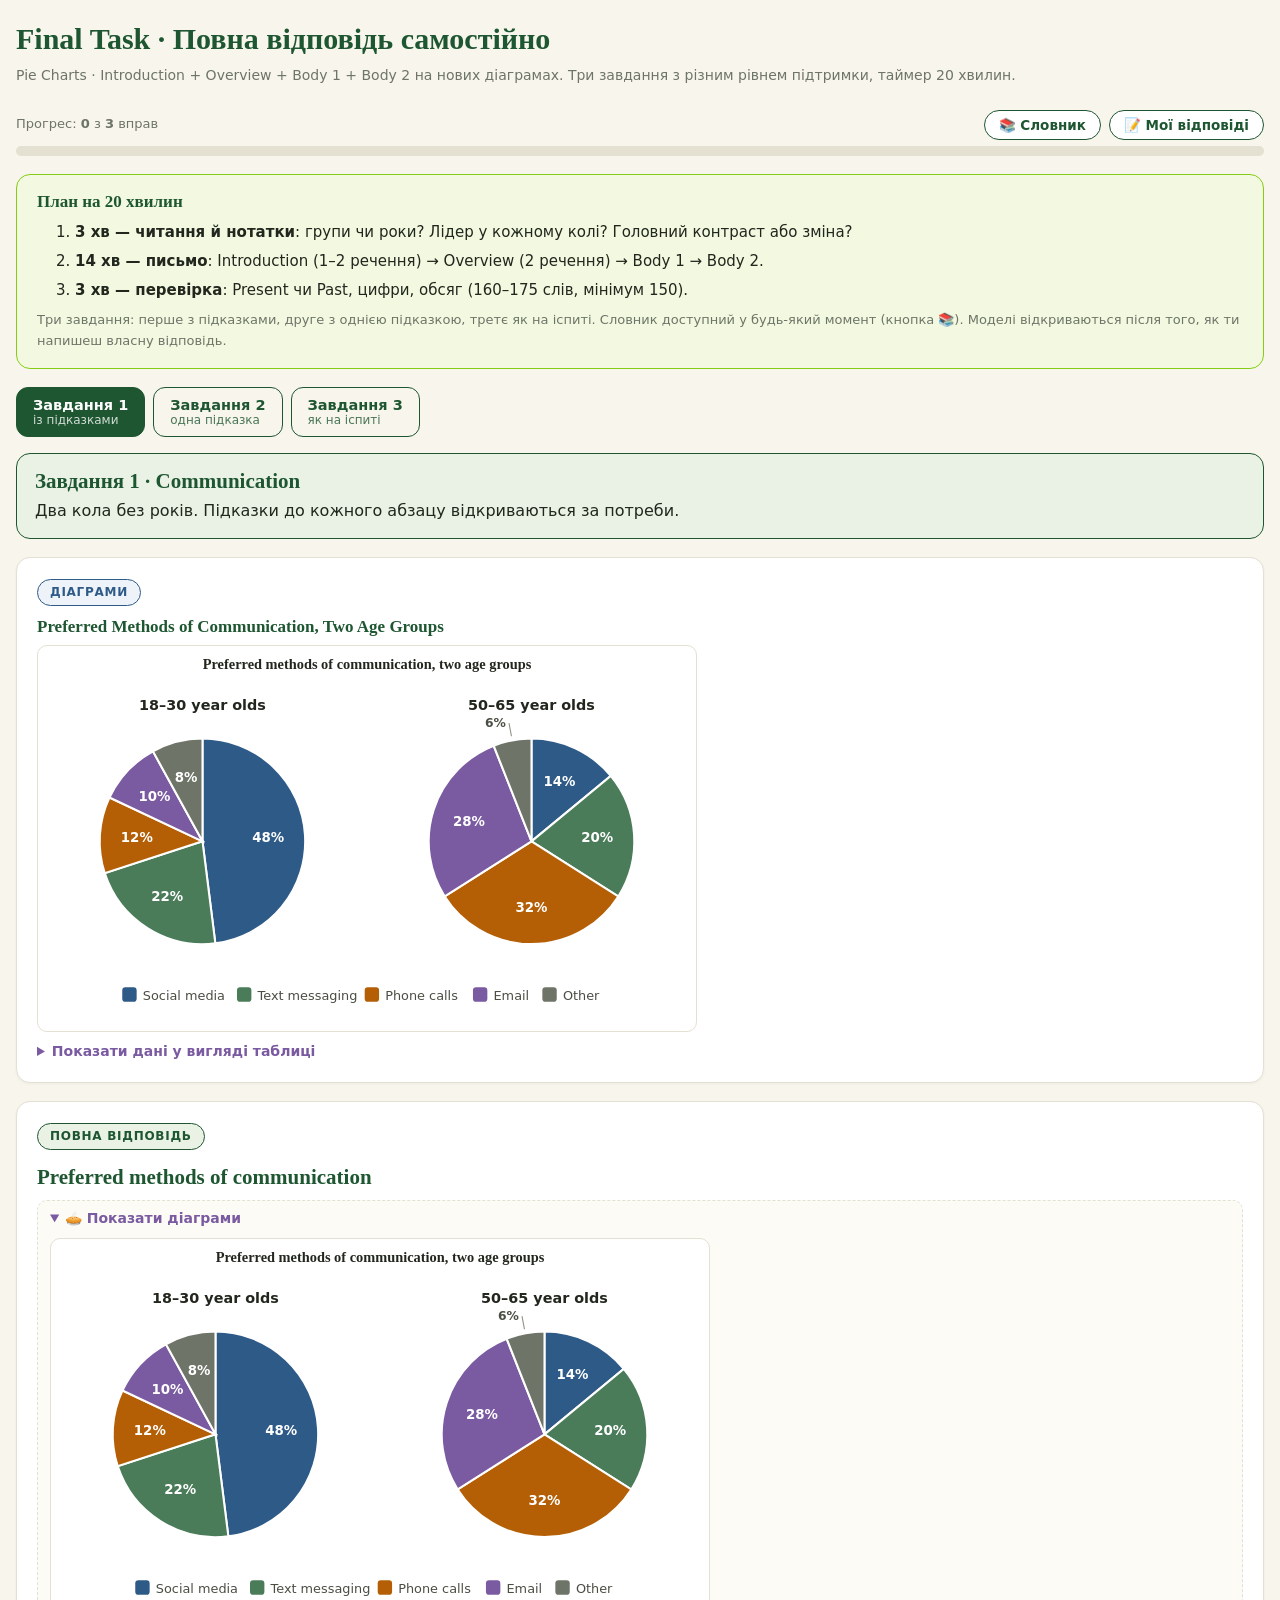
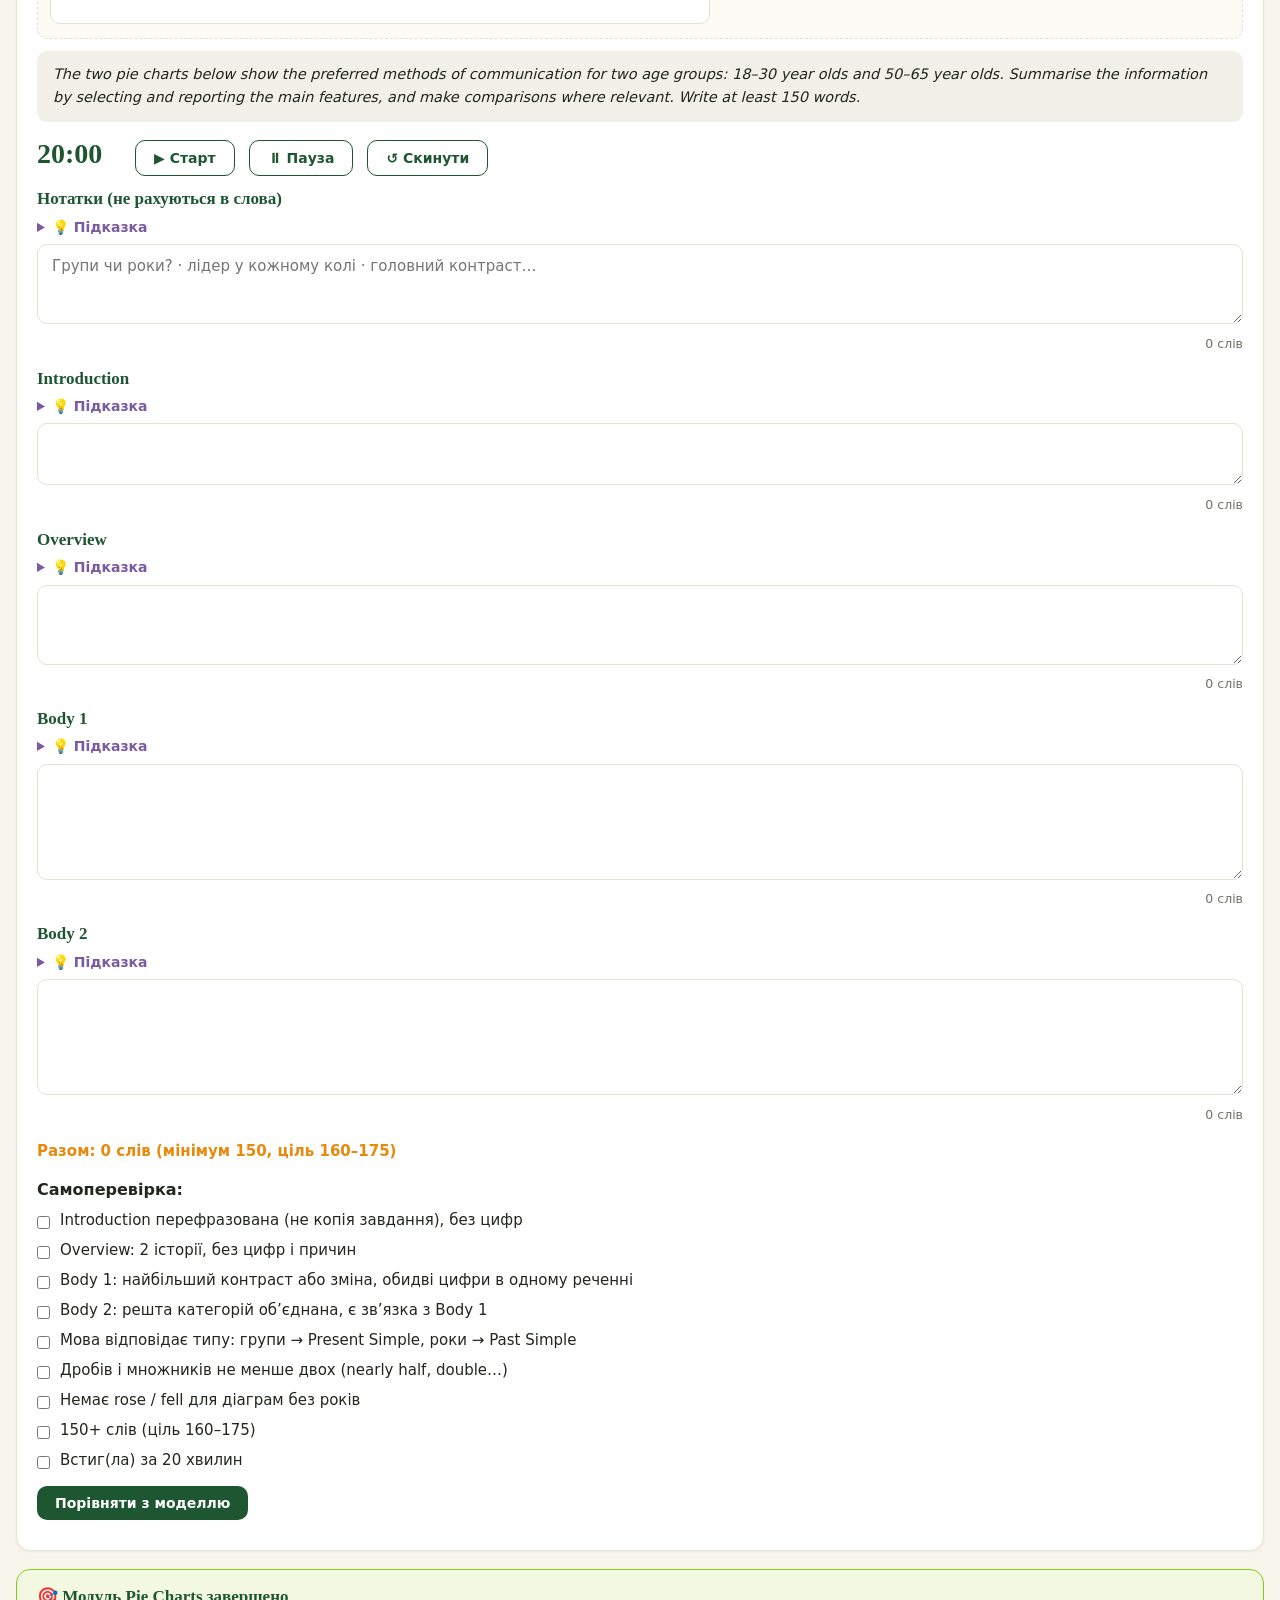
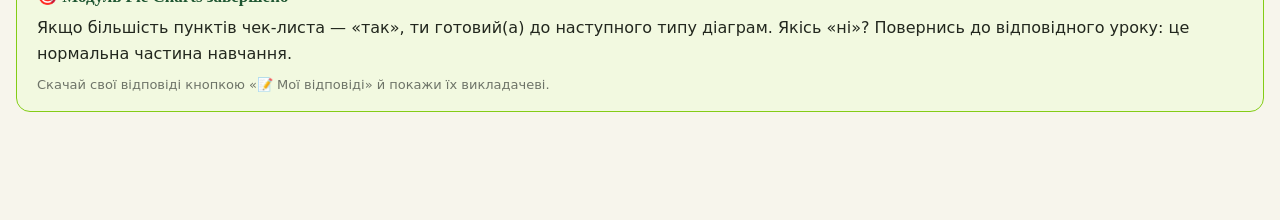
<file: lessons/08-full-response.html>
<!DOCTYPE html>
<html lang="uk">
<head>
<meta charset="UTF-8">
<meta name="viewport" content="width=device-width, initial-scale=1">
<title>Final Task · Full response · Pie Charts</title>
<link rel="stylesheet" href="../shared/core.css">
</head>
<body>
<div id="app"></div>
<script src="../data/graphs.js"></script>
<script src="../data/vocab.js"></script>
<script src="../shared/vocab.js"></script>
<script src="../data/lesson-08-full-response.js"></script>
<script src="../shared/core.js"></script>
</body>
</html>
</file>
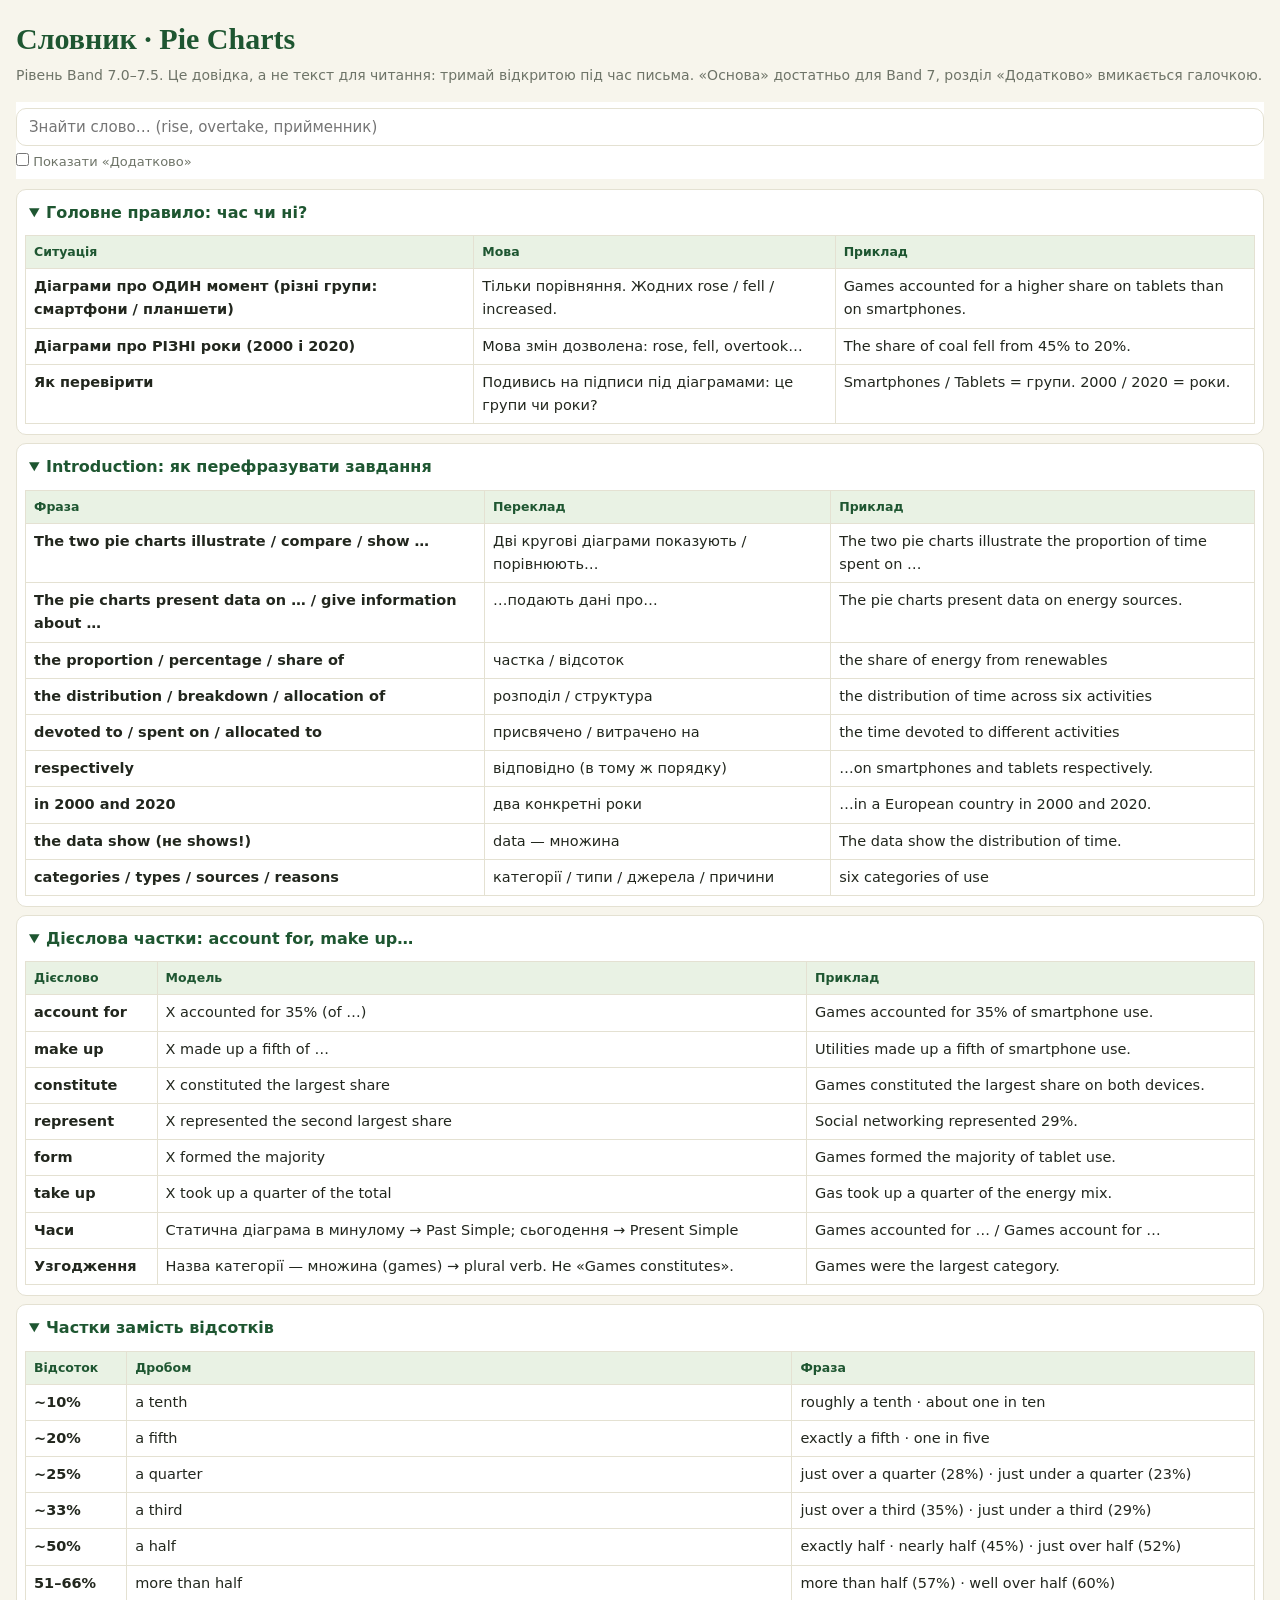
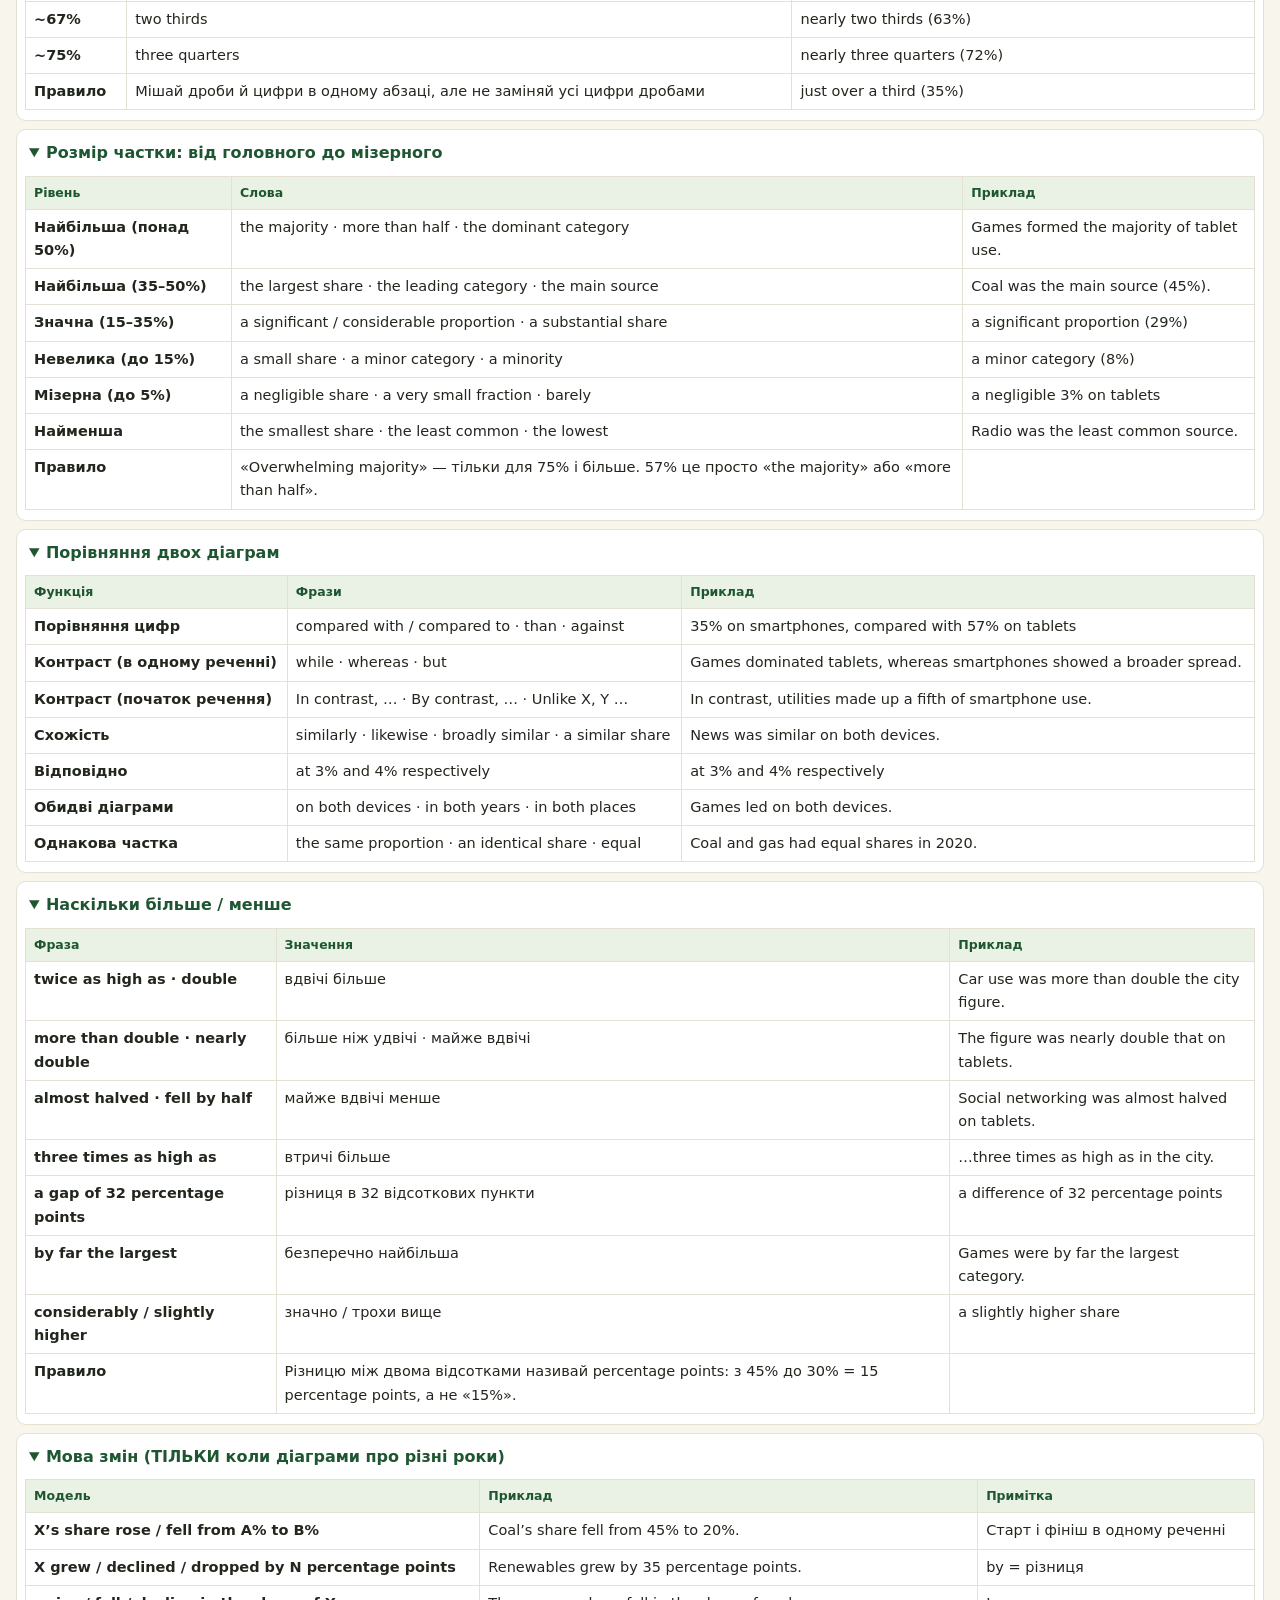
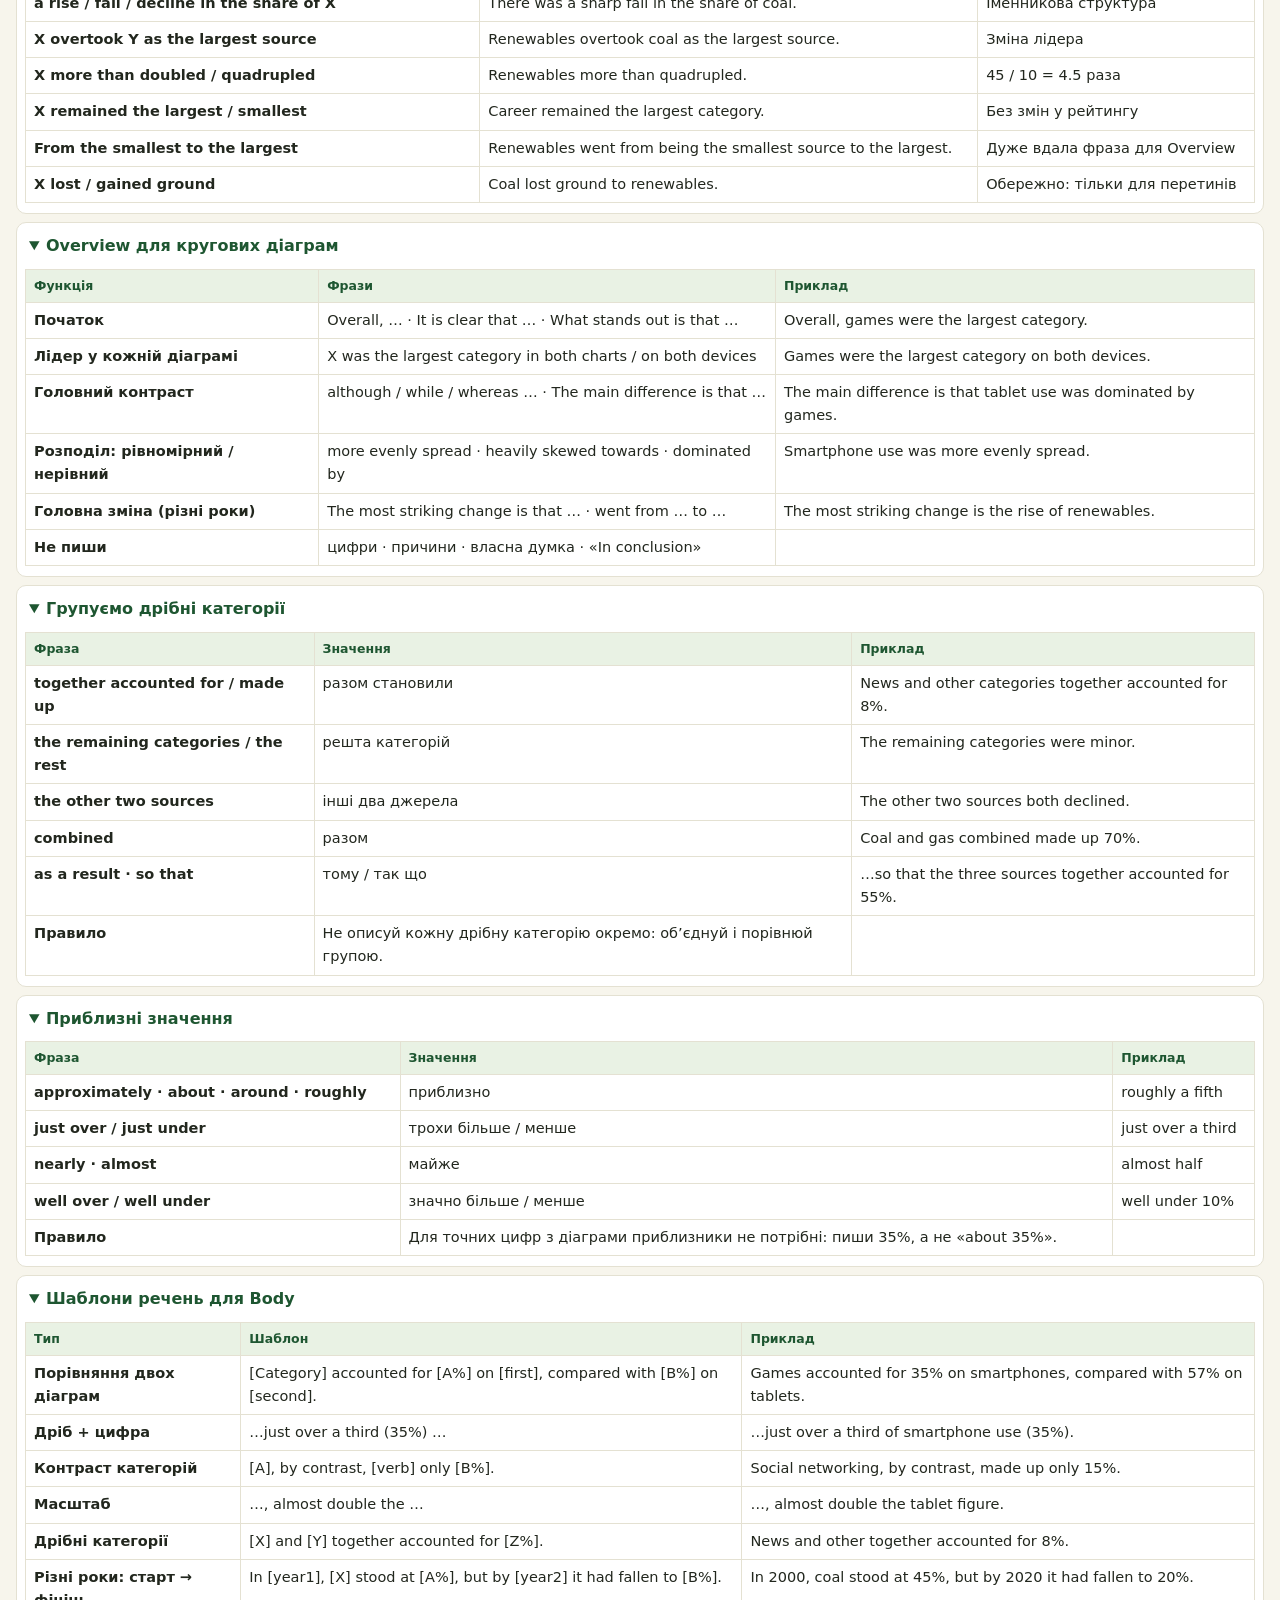
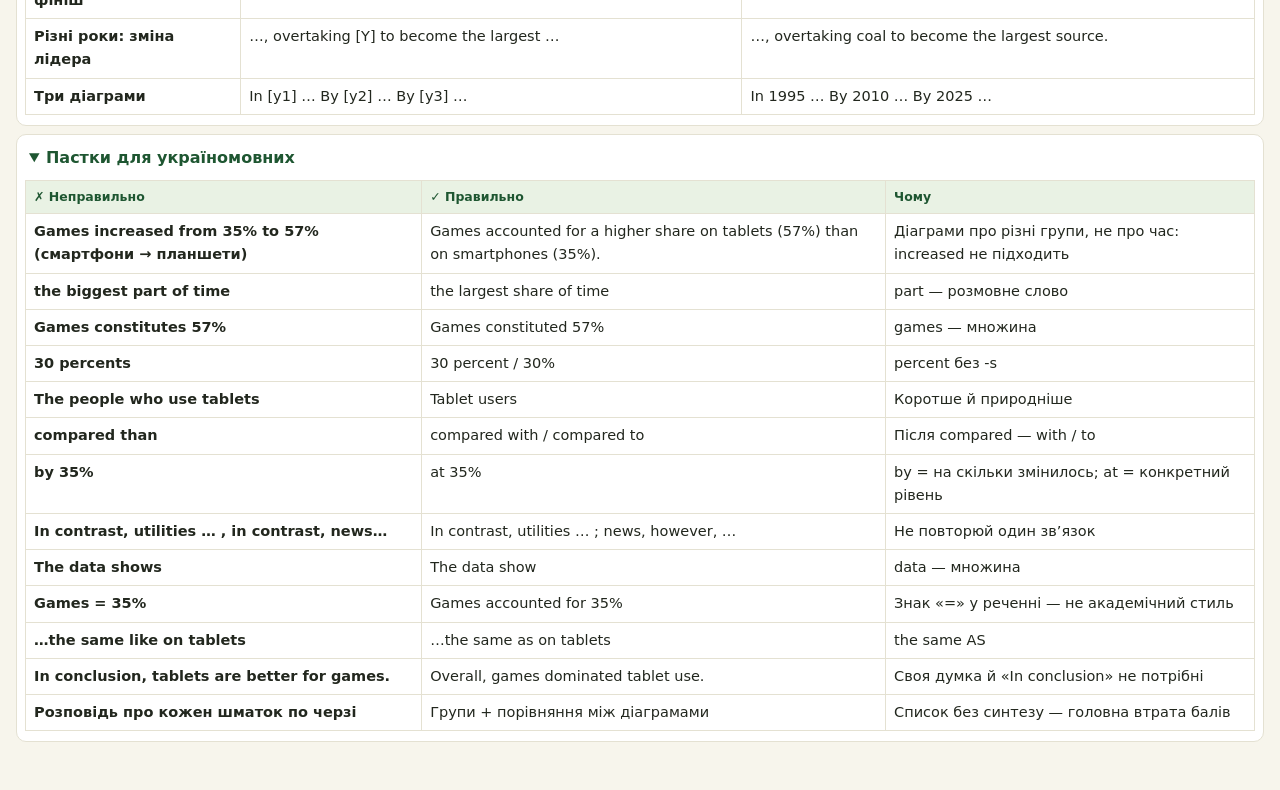
<file: lessons/vocabulary.html>
<!DOCTYPE html>
<html lang="uk">
<head>
<meta charset="UTF-8">
<meta name="viewport" content="width=device-width, initial-scale=1">
<title>Словник · Pie Charts</title>
<link rel="stylesheet" href="../shared/core.css">
<style>.vc-sec summary{font-size:16px} table.vc-t{font-size:14.5px} body{padding-bottom:40px}</style>
</head>
<body>
<div class="wrap">
  <h1>Словник · Pie Charts</h1>
  <p class="sub">Рівень Band 7.0–7.5. Це довідка, а не текст для читання: тримай відкритою під час письма. «Основа» достатньо для Band 7, розділ «Додатково» вмикається галочкою.</p>
  <div id="v"></div>
</div>
<script src="../data/vocab.js"></script>
<script src="../shared/vocab.js"></script>
<script>
  var f=(new URLSearchParams(location.search).get('focus')||'').split(',').filter(Boolean);
  window.renderVocab(document.getElementById('v'),{focus:f});
  document.querySelectorAll('.vc-sec').forEach(function(d){d.open=true;});
  document.querySelector('.vc-tools').style.top='0';
</script>
</body>
</html>
</file>
<file: shared/core.css>
:root{
  --bg:#F7F5EC; --card:#FFFFFF; --ink:#22271E; --muted:#6E7468; --line:#E4E1D2;
  --green:#1E5631; --green-soft:#E9F2E4;
  --lime:#84CC16; --lime-soft:#F2F9E0;
  --yellow:#FDE047;
  --orange:#E8890C; --orange-soft:#FCF1DE;
  --red:#B3402E; --red-soft:#F8E9E5;
  --purple:#7A5AA0; --purple-soft:#F1ECF7;
  --blue:#2E5A88; --blue-soft:#EDF3F9;
}
*{box-sizing:border-box; margin:0; padding:0;}
html{scroll-behavior:smooth;}
body{background:var(--bg); color:var(--ink); font-family:'Segoe UI',system-ui,-apple-system,sans-serif; font-size:16px; line-height:1.6; padding:20px 16px 90px;}
.wrap{max-width:1280px; margin:0 auto;}
h1,h2,h3{font-family:Georgia,'Times New Roman',serif; color:var(--green); line-height:1.25;}
h1{font-size:30px; margin-bottom:6px;}
h2{font-size:21px; margin:4px 0 10px;}
h3{font-size:17px; margin:16px 0 8px;}
p+p{margin-top:8px;}
.sub{color:var(--muted); font-size:14px; margin-bottom:16px;}
mark{background:var(--yellow); padding:0 3px; border-radius:2px;}
.card{background:var(--card); border:1px solid var(--line); border-radius:14px; padding:20px; margin-bottom:18px; box-shadow:0 1px 3px rgba(30,60,30,.05); position:relative;}
.card.is-done{border-color:var(--green);}
.card.is-done::after{content:'✓ виконано'; position:absolute; top:14px; right:16px; font-size:12px; font-weight:700; color:var(--green); background:var(--green-soft); border-radius:12px; padding:2px 10px;}
.step-tag{display:inline-block; font-size:12px; font-weight:700; letter-spacing:.06em; text-transform:uppercase; border-radius:20px; padding:3px 12px; margin-bottom:10px;}
.tag-green{color:var(--green); background:var(--green-soft); border:1px solid var(--green);}
.tag-orange{color:#9A5A00; background:var(--orange-soft); border:1px solid var(--orange);}
.tag-purple{color:var(--purple); background:var(--purple-soft); border:1px solid var(--purple);}
.tag-blue{color:var(--blue); background:var(--blue-soft); border:1px solid var(--blue);}
.btn{display:inline-block; border:none; border-radius:10px; padding:9px 18px; font-size:14px; font-weight:600; cursor:pointer; margin:8px 6px 0 0; font-family:inherit;}
.btn-primary{background:var(--green); color:#fff;}
.btn-ghost{background:transparent; border:1.5px solid var(--green); color:var(--green);}
.btn-solution{background:transparent; border:1.5px solid var(--orange); color:#9A5A00;}
.btn:hover{opacity:.85;}
textarea{width:100%; border:1.5px solid var(--line); border-radius:10px; padding:12px 14px; font-size:15px; font-family:inherit; background:var(--card); color:var(--ink); resize:vertical;}
textarea:focus, input[type=text]:focus{outline:none; border-color:var(--green);}
.wc{font-size:12.5px; color:var(--muted); text-align:right; margin-top:2px;}
.model{display:none; margin-top:14px; border-left:3px solid var(--green); background:var(--green-soft); padding:12px 16px; border-radius:0 10px 10px 0; font-size:14.5px;}
.model p+p{margin-top:10px;}
.model .lab{font-weight:700; color:var(--green); font-size:12.5px; text-transform:uppercase; letter-spacing:.05em;}
.opt{display:flex; gap:10px; align-items:flex-start; padding:11px 14px; border:1.5px solid var(--line); border-radius:10px; margin-bottom:8px; cursor:pointer; font-size:15px; background:var(--card);}
.opt:hover{border-color:var(--green);}
.opt .l{font-weight:700; color:var(--green); flex-shrink:0; min-width:16px;}
.opt .why{display:none; font-size:13px; margin-top:4px;}
.opt.sel{border-color:var(--purple); background:var(--purple-soft);}
.opt.ok{border-color:var(--green); background:var(--green-soft);}
.opt.ok .why{display:block; color:var(--green);}
.opt.bad{border-color:var(--red); background:var(--red-soft);}
.opt.bad .why{display:block; color:var(--red);}
.opt.locked{cursor:default;}
.fb{margin-top:10px; font-size:14px; font-weight:600;}
.fb.good{color:var(--green);} .fb.bad{color:var(--red);}
.small{font-size:13px; color:var(--muted);}
.rule{background:var(--lime-soft); border:1.5px solid var(--lime); border-radius:14px; padding:16px 20px; margin:0 0 18px;}
.rule h3{margin-top:0;}
.rule li{margin:5px 0 5px 18px; font-size:15px;}

.seg{padding:2px 6px; border-radius:6px; font-weight:600;}
.s-type{background:var(--green-soft); color:var(--green); border-bottom:3px solid var(--green);}
.s-verb{background:var(--orange-soft); color:#9A5A00; border-bottom:3px solid var(--orange);}
.s-what{background:var(--blue-soft); color:var(--blue); border-bottom:3px solid var(--blue);}
.s-when{background:var(--purple-soft); color:var(--purple); border-bottom:3px solid var(--purple);}
.s-link{background:#F1F1EA; color:#4A4F44; border-bottom:3px solid #9A9F90;}
.big-sent{font-size:19px; line-height:2.15; font-family:Georgia,serif;}
.legend{display:flex; flex-wrap:wrap; gap:6px 16px; font-size:13.5px; margin-top:8px;}
.legend .dot{display:inline-block; width:12px; height:12px; border-radius:3px; margin-right:6px; vertical-align:-1px;}

.task-img{width:100%; max-width:660px; border:1px solid var(--line); border-radius:10px; margin:8px 0; background:#fff; display:block;}
table.t{border-collapse:collapse; font-size:14px; width:100%;}
table.t th, table.t td{border:1px solid var(--line); padding:7px 10px; text-align:left; vertical-align:top;}
table.t th{background:var(--green-soft); color:var(--green);}
table.dt td, table.dt th{text-align:center;}
.x{color:var(--red);} .v{color:var(--green);}
details.gm{margin:6px 0 12px; border:1px dashed var(--line); border-radius:10px; padding:6px 12px; background:#FCFBF6;}
details.gm summary, details.d summary{cursor:pointer; font-weight:600; color:var(--purple); font-size:14px;}

.gap-row{margin:12px 0; font-size:16.5px; line-height:2.1;}
.gap-row input[type=text]{border:none; border-bottom:2px solid var(--green); background:#FFFBD6; font-size:16px; font-family:inherit; padding:2px 6px; width:120px; text-align:center; border-radius:4px 4px 0 0; color:var(--ink);}
.gap-row input.ok{background:var(--green-soft); color:var(--green); font-weight:600;}
.gap-row input.bad{background:var(--red-soft); border-bottom-color:var(--red); color:var(--red);}
.bank{display:flex; flex-wrap:wrap; gap:8px; margin:8px 0 6px;}
.bank span{background:var(--orange-soft); border:1.5px solid var(--orange); color:#9A5A00; border-radius:20px; padding:3px 14px; font-weight:600; font-size:14.5px;}
.gnote{font-size:13px; margin-left:6px; display:block; line-height:1.4;}

.build-out{min-height:54px; border:2px dashed var(--line); border-radius:10px; padding:8px; display:flex; flex-wrap:wrap; gap:6px; margin:10px 0; background:#FCFBF6;}
.build-pool{display:flex; flex-wrap:wrap; gap:6px; margin:8px 0;}
.chip{border:1.5px solid var(--green); background:var(--green-soft); color:var(--green); border-radius:8px; padding:4px 11px; font-size:15px; cursor:pointer; font-family:inherit; font-weight:600;}
.chip:hover{background:#d9ead1;}
.chip.used{opacity:.25; pointer-events:none;}
.build-out .chip{background:#fff;}
.build-out.ok{border-color:var(--green); background:var(--green-soft);}
.build-out.bad{border-color:var(--red); background:var(--red-soft);}
.chk label{display:flex; gap:10px; margin:6px 0; font-size:15px; cursor:pointer;}
.chk input{accent-color:var(--green); margin-top:5px;}

.progress{position:sticky; top:0; z-index:20; background:var(--bg); padding:8px 0 10px; margin-bottom:8px;}
.progress .bar{height:10px; background:var(--line); border-radius:6px; overflow:hidden;}
.progress .bar i{display:block; height:100%; width:0; background:var(--lime); transition:width .3s;}
.progress .txt{font-size:13px; color:var(--muted); margin-bottom:4px; display:flex; justify-content:space-between;}

.tabs{display:flex; gap:8px; flex-wrap:wrap; margin:6px 0 16px;}
.tab{border:1.5px solid var(--green); background:transparent; color:var(--green); border-radius:12px; padding:9px 16px; font-size:14.5px; font-weight:600; cursor:pointer; font-family:inherit; text-align:left;}
.tab small{display:block; font-weight:400; font-size:12px; opacity:.8;}
.tab.on{background:var(--green); color:#fff;}
.tab.ok::after{content:' ✓';}
.round{display:none;}
.round.on{display:block;}
.round-head{background:var(--green-soft); border:1.5px solid var(--green); border-radius:14px; padding:14px 18px; margin-bottom:18px;}
.round-head h2{margin:0 0 4px;}

#ans-panel{position:fixed;right:14px;bottom:14px;z-index:9999;}
#ans-panel .ans-btn{display:block;width:100%;border:none;border-radius:10px;padding:10px 16px;font-size:13.5px;font-weight:600;cursor:pointer;margin-top:6px;text-align:left;font-family:inherit;}
#ans-toggle{background:#1E5631;color:#fff;padding:12px 18px;font-size:14px;border-radius:24px;box-shadow:0 2px 8px rgba(0,0,0,.25);}
#ans-box{display:none;background:#fff;border:1.5px solid #1E5631;border-radius:14px;padding:14px;width:240px;box-shadow:0 4px 16px rgba(0,0,0,.2);}
#ans-box h4{font-family:Georgia,serif;color:#1E5631;font-size:15px;margin:0 0 4px;}
#ans-box .note{font-size:11.5px;color:#6E7468;margin-bottom:6px;}
.b-txt{background:#E9F2E4;color:#1E5631;border:1.5px solid #1E5631 !important;}
.b-copy{background:#EDF3F9;color:#2E5A88;border:1.5px solid #2E5A88 !important;}
.b-pdf{background:#F1ECF7;color:#7A5AA0;border:1.5px solid #7A5AA0 !important;}
.b-clear{background:transparent;color:#B3402E;border:1.5px solid #B3402E !important;}
#flash{position:fixed;left:50%;bottom:70px;transform:translateX(-50%);background:#1E5631;color:#fff;padding:8px 18px;border-radius:20px;font-size:13px;display:none;z-index:10000;}
@media(max-width:560px){ body{padding:14px 10px 90px;} .card{padding:14px;} h1{font-size:25px;} .big-sent{font-size:17px;} }

/* --- етап 2 --- */
.progress .row{display:flex;justify-content:space-between;align-items:center;gap:10px;flex-wrap:wrap;margin-bottom:6px}
.progress .row .txt{margin:0;gap:14px}
.tbtns{display:flex;gap:8px;flex-wrap:wrap}
.tb{border:1.5px solid var(--green);background:#fff;color:var(--green);border-radius:20px;padding:6px 14px;font-size:13.5px;font-weight:600;cursor:pointer;font-family:inherit}
.tb:hover{background:var(--green-soft)}
#ans-panel{top:64px;bottom:auto;}
#vocab-drawer{position:fixed;top:0;right:0;height:100%;width:min(520px,100%);background:#fff;border-left:2px solid var(--green);box-shadow:-4px 0 18px rgba(0,0,0,.2);z-index:10001;transform:translateX(105%);transition:transform .25s;display:flex;flex-direction:column;}
#vocab-drawer.open{transform:none;}
.vd-head{display:flex;align-items:center;justify-content:space-between;gap:10px;padding:12px 16px;border-bottom:1px solid var(--line);background:var(--green-soft);}
.vd-head a{font-size:12.5px;color:var(--purple);font-weight:600;}
#vocab-body{overflow-y:auto;padding:12px 14px 40px;flex:1;}
.vc-tools{display:flex;flex-direction:column;gap:6px;margin-bottom:10px;position:sticky;top:-12px;background:#fff;padding:6px 0;z-index:2}
.vc-q{border:1.5px solid var(--line);border-radius:10px;padding:9px 12px;font-size:15px;font-family:inherit;width:100%}
.vc-q:focus{outline:none;border-color:var(--green)}
.vc-x{font-size:13px;color:var(--muted);cursor:pointer}
.vc-sec{border:1px solid var(--line);border-radius:10px;margin-bottom:8px;background:#fff}
.vc-sec summary{cursor:pointer;padding:10px 12px;font-weight:600;color:var(--green);font-size:14.5px}
.vc-sec.vc-focus{border-color:var(--green);background:var(--lime-soft)}
.vc-badge{font-size:11px;background:var(--green);color:#fff;border-radius:10px;padding:1px 8px;margin-left:6px;font-weight:600}
.vc-badge.vc-ex{background:var(--orange)}
.vc-wrap{overflow-x:auto;padding:0 8px 10px}
table.vc-t{border-collapse:collapse;width:100%;font-size:13.5px}
.vc-t th,.vc-t td{border:1px solid var(--line);padding:6px 8px;text-align:left;vertical-align:top;background:#fff}
.vc-t th{background:var(--green-soft);color:var(--green);font-size:12.5px}
.vc-first{font-weight:600}
.vc-empty{color:var(--muted);font-size:14px;padding:10px}
.logic-step{display:flex;gap:12px;margin:12px 0;align-items:flex-start}
.logic-step .ln{flex-shrink:0;width:30px;height:30px;border-radius:50%;background:var(--green);color:#fff;font-weight:700;display:flex;align-items:center;justify-content:center;font-size:14px;margin-top:2px}
.logic-step p{font-size:14.5px;margin-top:2px}
.logic-step .frame{font-family:Georgia,serif;font-style:italic;background:var(--blue-soft);border-left:3px solid var(--blue);padding:6px 10px;border-radius:0 8px 8px 0;margin-top:6px;color:var(--blue)}
.bank small{font-weight:400;opacity:.85}
.prompt{background:#F1F1EA;border-radius:10px;padding:12px 16px;font-size:14.5px;margin-bottom:10px}
.timer{display:flex;align-items:center;gap:8px;flex-wrap:wrap;margin:6px 0 12px}
.timer .tm{font-family:Georgia,serif;font-size:28px;font-weight:700;color:var(--green);min-width:90px}
.fw-part{margin-bottom:14px}
.fw-part h3{margin:8px 0 4px}
.fw-total{font-size:15px;font-weight:700;margin:6px 0 4px;color:var(--orange)}
.fw-total.ok{color:var(--green)}
.round-head .bank{margin-top:6px}
</file>
